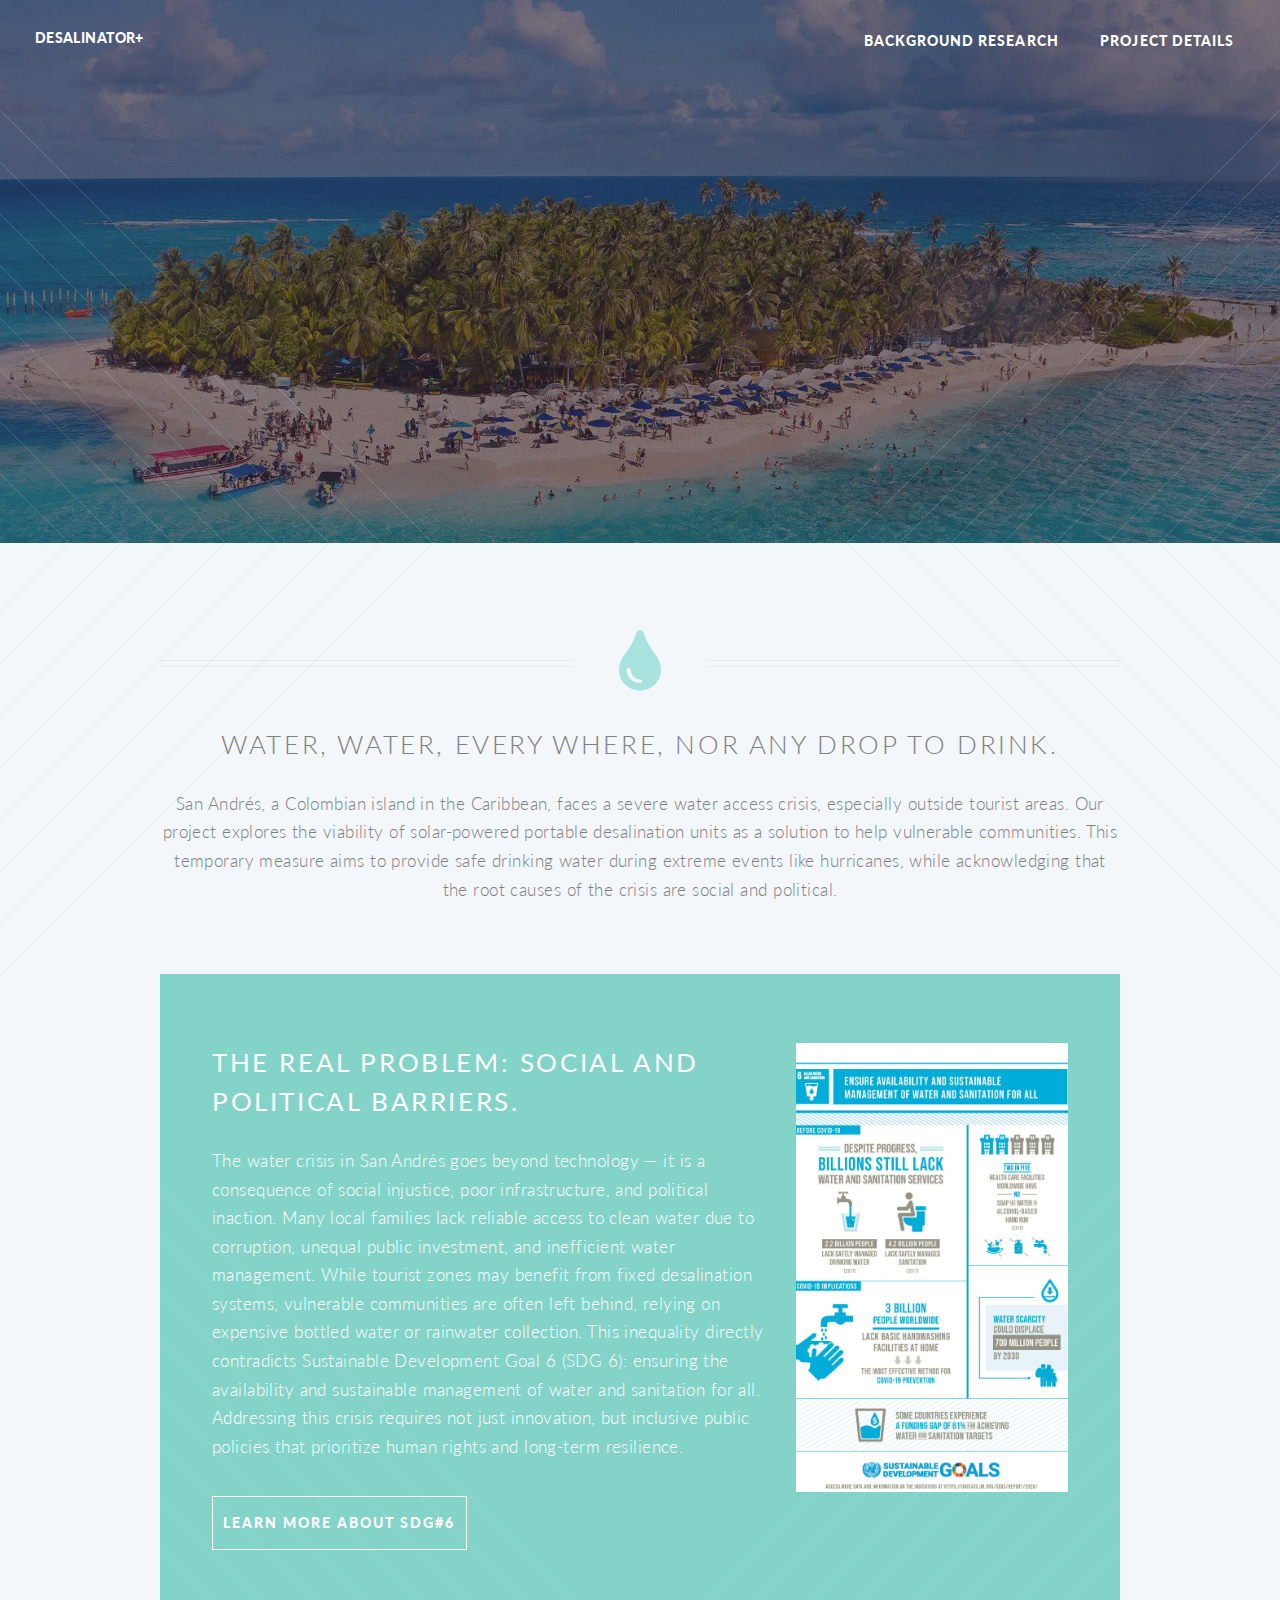
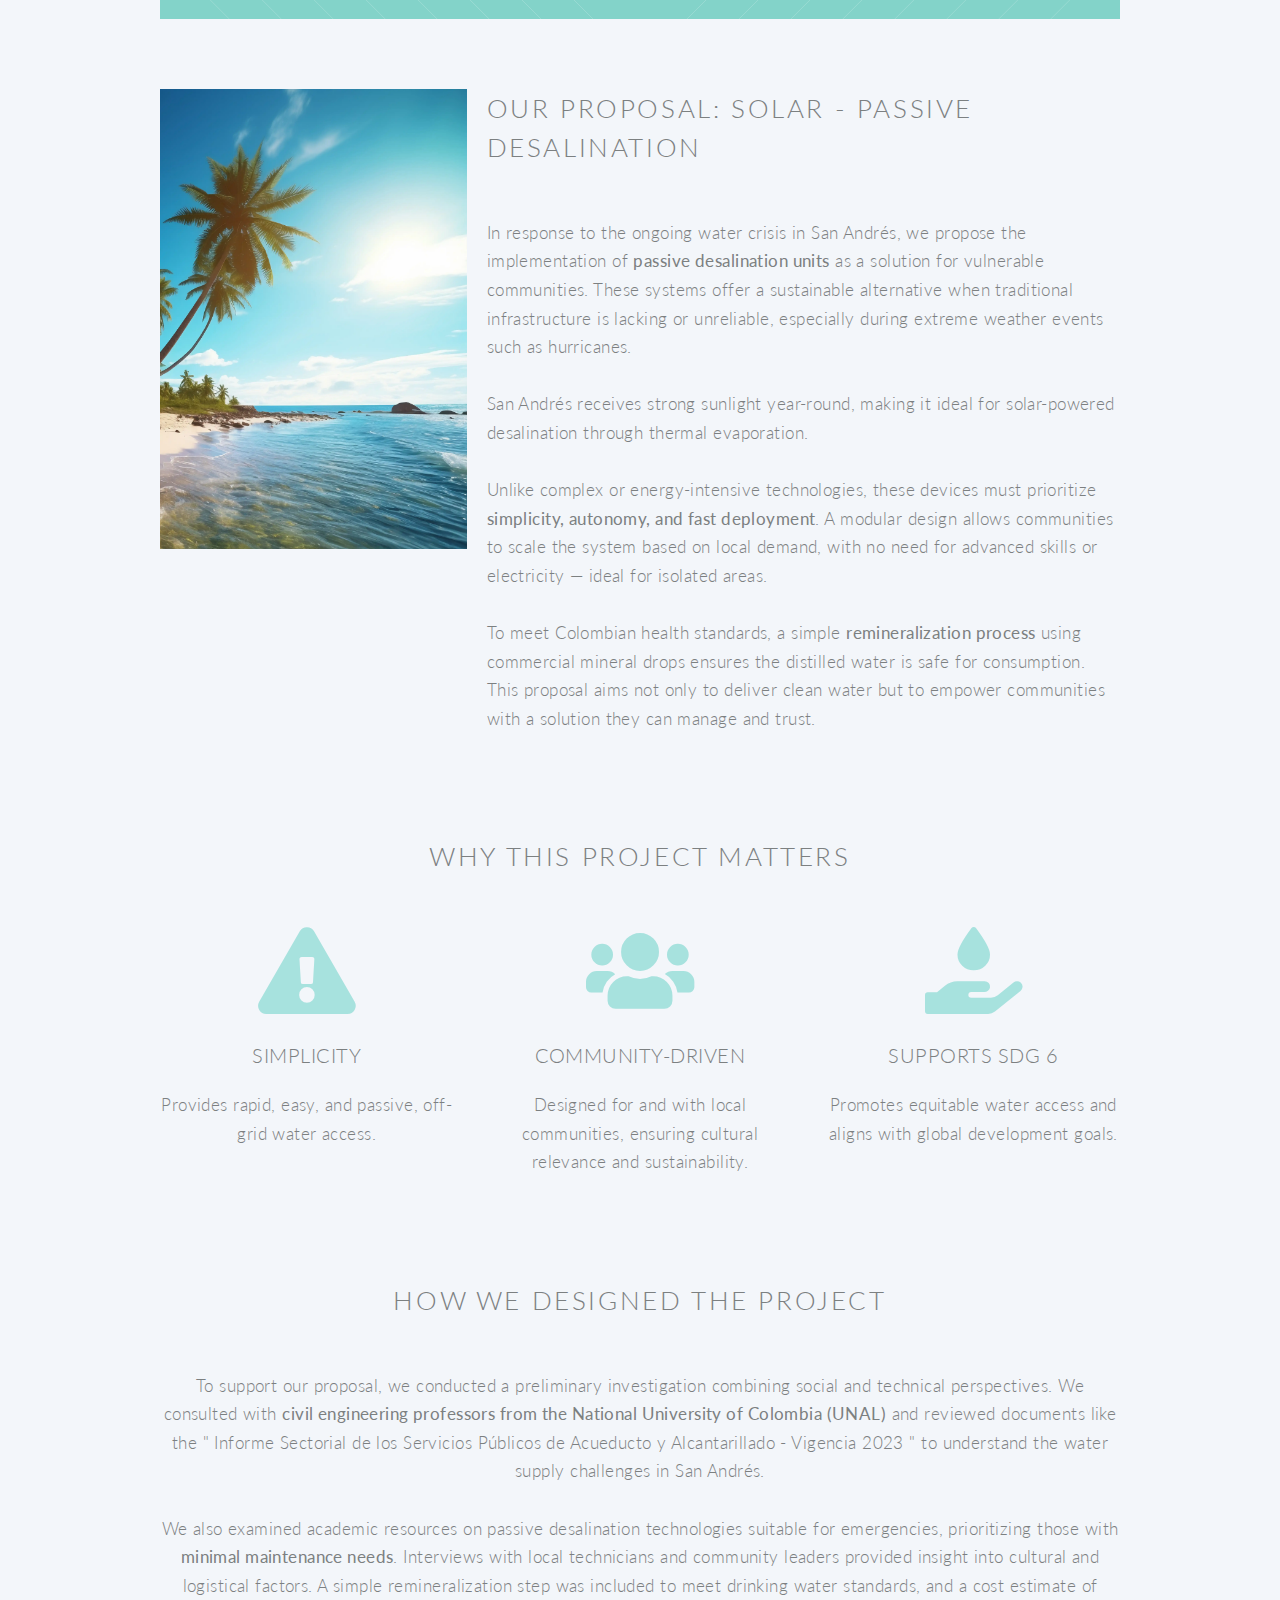
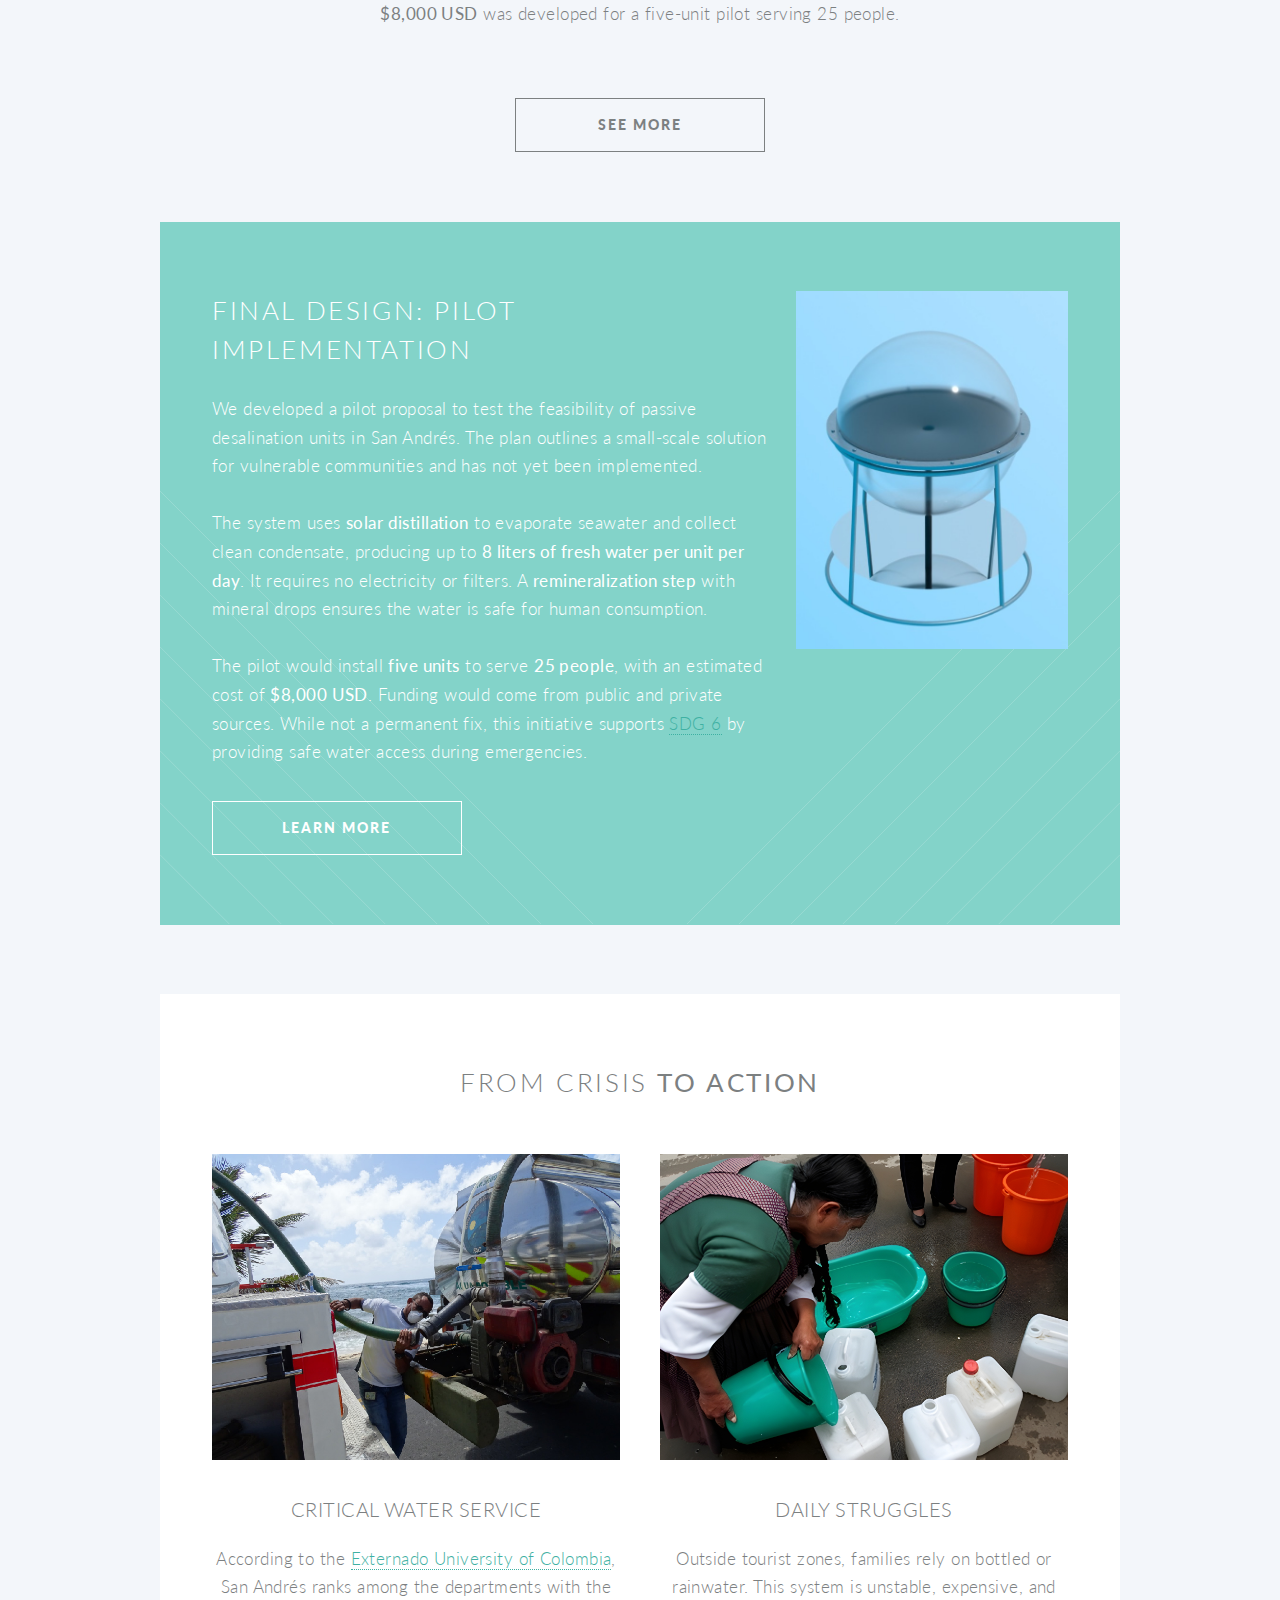
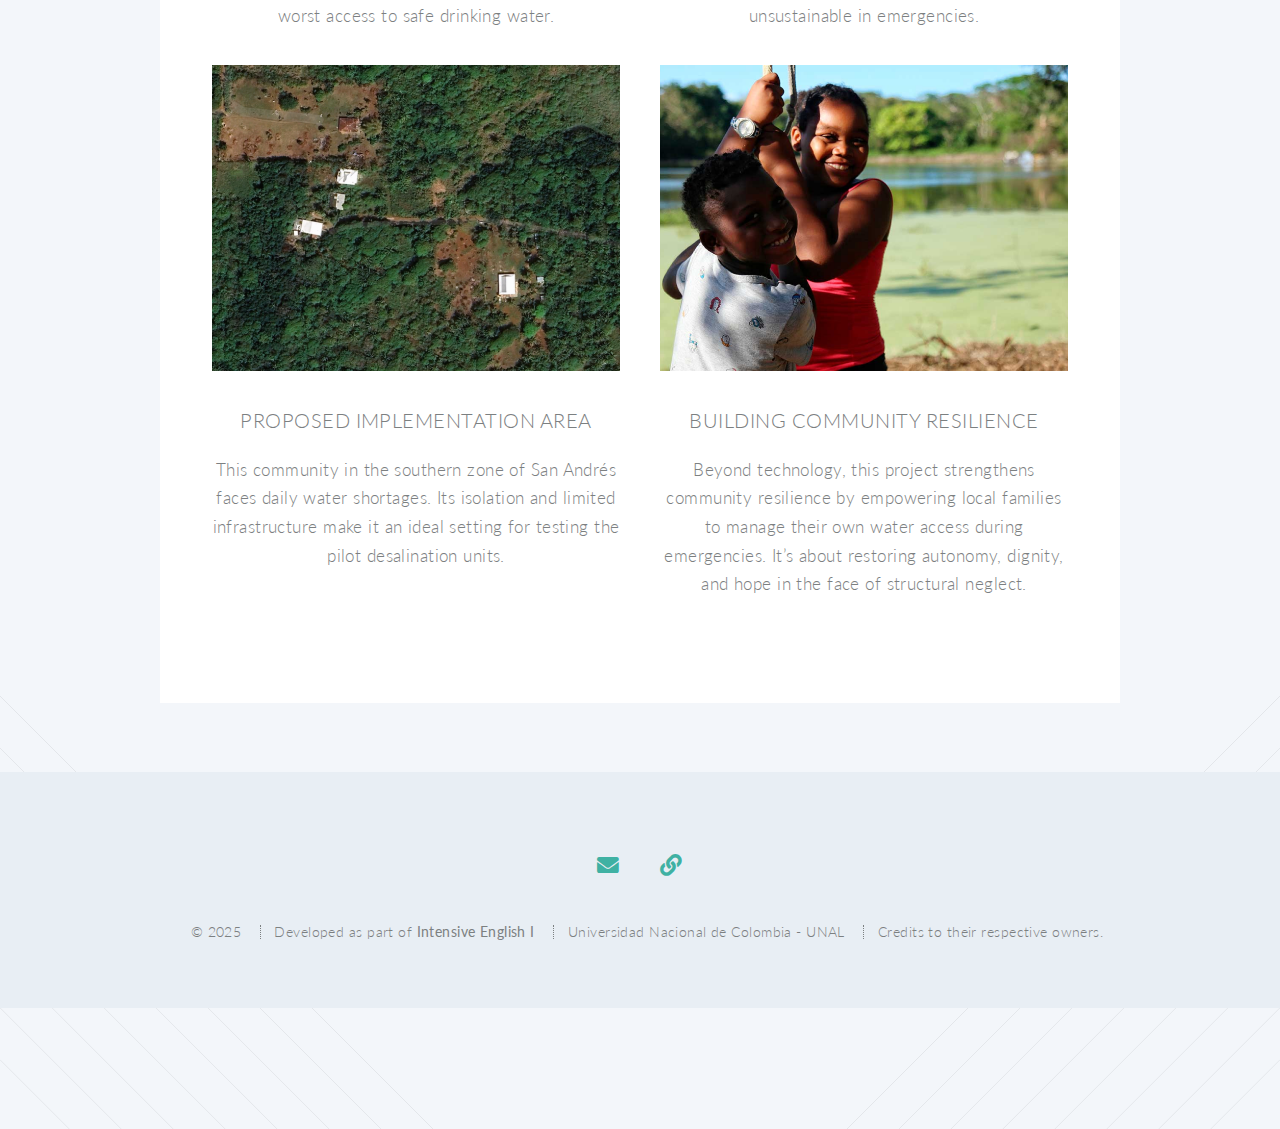
<file: index.html>
<!DOCTYPE HTML>
<!--
	Twenty by HTML5 UP
	html5up.net | @ajlkn
	Free for personal and commercial use under the CCA 3.0 license (html5up.net/license)
-->
<html>
	<head>
		<title>Desalinator+</title>
		<meta charset="utf-8" />
		<meta name="viewport" content="width=device-width, initial-scale=1, user-scalable=no" />
		<link rel="stylesheet" href="assets/css/main.css" />
		<noscript><link rel="stylesheet" href="assets/css/noscript.css" /></noscript>
		<link rel="icon" href="images/favicon.ico" type="image/x-icon">
	</head>
	<body class="index is-preload">
		<div id="page-wrapper">

			<!-- Header -->
				<header id="header" class="alt">
					<h1 id="logo"><a href="index.html">Desalinator+</a></h1>
					<nav id="nav">
						<ul>
							<li class="current"><a href="BackgroundResearch.html">Background Research</a></li>
							<li class="current"><a href="Project.html">Project Details</a></li>
						</ul>
					</nav>
				</header>

			<!-- Banner -->
				<section id="banner">

					<!--
						".inner" is set up as an inline-block so it automatically expands
						in both directions to fit whatever's inside it. This means it won't
						automatically wrap lines, so be sure to use line breaks where
						appropriate (<br />).
					-->
					<div class="inner">

						<header>
							<h2>Solar Water for San Andrés</h2>
						</header>
						<p>Sustainable desalination through solar energy for water justice.</p>
						<footer>
							<ul class="buttons stacked">
								<li><a href="#main" class="button scrolly">Explore Solution</a></li>
							</ul>
						</footer>

					</div>

				</section>

			<!-- Main -->
				<article id="main">

					<header class="special container">
						<span class="icon solid fa-tint" style="color: #1dbeac"></span>
						<h2>Water, water, every where, nor any drop to drink.</h2>
						<p>San Andrés, a Colombian island in the Caribbean, faces a severe water access crisis, especially outside tourist areas. Our project explores the viability of solar-powered portable desalination units as a solution to help vulnerable communities.  This temporary measure aims to provide safe drinking water during extreme events like hurricanes, while acknowledging that the root causes of the crisis are social and political.</p>
					</header>

					<!-- One -->
						<section class="wrapper style2 container special-alt">
							<div class="row gtr-50">
								<div class="col-8 col-12-narrower">

									<header>
										<h2><strong>The Real Problem: Social and Political Barriers.</strong></h2>
									</header>
									<p>The water crisis in San Andrés goes beyond technology — it is a consequence of social injustice, poor infrastructure, and political inaction. Many local families lack reliable access to clean water due to corruption, unequal public investment, and inefficient water management. While tourist zones may benefit from fixed desalination systems, vulnerable communities are often left behind, relying on expensive bottled water or rainwater collection.

										This inequality directly contradicts Sustainable Development Goal 6 (SDG 6): ensuring the availability and sustainable management of water and sanitation for all. Addressing this crisis requires not just innovation, but inclusive public policies that prioritize human rights and long-term resilience.</p>
									<footer>
										<ul class="buttons">
											<li><a href="https://sdgs.un.org/goals/goal6" class="button">Learn more about  SDG#6</a></li>
										</ul>
									</footer>

								</div>
								<div class="col-4 col-12-narrower imp-narrower">
									<span class="image featured">
										<img src="images/SDG-6.jpg" alt="Water crisis in San Andrés" />
									</span>
								</div>
							</div>
						</section>

<section class="wrapper style1 container special-alt">
  <div class="row gtr-50">
    
    <!-- Imagen a la izquierda -->
    <div class="col-4 col-12-narrower inner-padding">
      <span class="image featured">
        <img src="images/SOL.png" alt="Desalination prototype" />  <!-- Place holder de el modelo 3D -->
      </span>
    </div>

    <!-- Texto a la derecha -->
    <div class="col-8 col-12-narrower inner-padding">
      <header class="major">
        <h2>Our Proposal: Solar - Passive Desalination</h2>
      </header>
		<p>
			In response to the ongoing water crisis in San Andrés, we propose the implementation of <strong>passive desalination units</strong> as a solution for vulnerable communities. These systems offer a sustainable alternative when traditional infrastructure is lacking or unreliable, especially during extreme weather events such as hurricanes.
			<br><br>
			San Andrés receives strong sunlight year-round, making it ideal for solar-powered desalination through thermal evaporation.
			<br><br>
			Unlike complex or energy-intensive technologies, these devices must prioritize <strong>simplicity, autonomy, and fast deployment</strong>. A modular design allows communities to scale the system based on local demand, with no need for advanced skills or electricity — ideal for isolated areas.
			<br><br>
			To meet Colombian health standards, a simple <strong>remineralization process</strong> using commercial mineral drops ensures the distilled water is safe for consumption. This proposal aims not only to deliver clean water but to empower communities with a solution they can manage and trust.
		</p>
    </div>
    
  </div>

    <!-- Imagen 
    <div class="col-4 col-12-narrower imp-narrower">
      <span class="image featured">
        <img src="images/halo.jpg" alt="Desalination prototype" />
      </span>
    </div>
  </div> -->
</section>

						

					<!-- Two -->
						<section class="wrapper style1 container special">
							<header class="major">
							<h2>Why This Project Matters</h2>
							</header>
							<div class="row">
								<div class="col-4 col-12-narrower">

									<section>
										<span class="icon solid featured fa-exclamation-triangle" style="color: #1dbeac"></span>
										<header>
											<h3>Simplicity</h3>
										</header>
										<p>Provides rapid, easy, and passive, off-grid water access.</p>
									</section>

								</div>
								<div class="col-4 col-12-narrower">

									<section>
										<span class="icon solid featured fa-users" style="color: #1dbeac"></span>
										<header>
											<h3>Community-Driven</h3>
										</header>
										<p>Designed for and with local communities, ensuring cultural relevance and sustainability.</p>
									</section>

								</div>
								<div class="col-4 col-12-narrower">

									<section>
										<span class="icon solid featured fa-hand-holding-water" style="color: #1dbeac"></span>
										<header>
											<h3>Supports SDG 6</h3>
										</header>
										<p>Promotes equitable water access and aligns with global development goals.</p>
									</section>

								</div>
							</div>
						</section>


<section class="wrapper style1 container special">
  <header class="major">
    <h2>How We Designed the Project</h2>
  </header>
  <p>
    To support our proposal, we conducted a preliminary investigation combining social and technical perspectives. We consulted with <strong>civil engineering professors from the National University of Colombia (UNAL)</strong> and reviewed documents like the <em>" Informe Sectorial de los Servicios Públicos de Acueducto y Alcantarillado - Vigencia 2023 "</em> to understand the water supply challenges in San Andrés.
    <br><br>
    We also examined academic resources on passive desalination technologies suitable for emergencies, prioritizing those with <strong>minimal maintenance needs</strong>. Interviews with local technicians and community leaders provided insight into cultural and logistical factors. A simple remineralization step was included to meet drinking water standards, and a cost estimate of <strong>$8,000 USD</strong> was developed for a five-unit pilot serving 25 people.
  </p>

  							<footer class="major">
								<ul class="buttons">
									<li><a href="BackgroundResearch.html" class="button">See More</a></li>
								</ul>
							</footer>

</section>


					<!-- One -->
						<section class="wrapper style2 container special-alt">
							<div class="row gtr-50">
								<div class="col-8 col-12-narrower">

									<header>
										<h2>Final Design: Pilot Implementation</h2>
									</header>
										<p>
											We developed a pilot proposal to test the feasibility of passive desalination units in San Andrés. 
											The plan outlines a small-scale solution for vulnerable communities and has not yet been implemented.
											<br><br>
											The system uses <strong>solar distillation</strong> to evaporate seawater and collect clean condensate, 
											producing up to <strong>8 liters of fresh water per unit per day</strong>. It requires no electricity or filters. 
											A <strong>remineralization step</strong> with mineral drops ensures the water is safe for human consumption.
											<br><br>
											The pilot would install <strong>five units</strong> to serve <strong>25 people</strong>, with an estimated cost of 
											<strong>$8,000 USD</strong>. Funding would come from public and private sources. While not a permanent fix, this 
											initiative supports <a href="https://sdgs.un.org/goals/goal6" target="_blank">SDG 6</a> by providing safe water 
											access during emergencies.
										</p>
										<footer>
										<ul class="buttons">
											<li><a href="Project.html" class="button">Learn more</a></li>
										</ul>
									</footer>
								</div>
								<div class="col-4 col-12-narrower imp-narrower">
									<span class="image featured">
										<img src="images/Destilador.JPG" alt="Water crisis in San Andrés" />
									</span>
								</div>
							</div>
						</section>

					<!-- Three -->
						<section class="wrapper style3 container special">

							<header class="major">
								<h2>From Crisis <strong>to Action </strong></h2>
							</header>

							<div class="row">
								<div class="col-6 col-12-narrower">

									<section>
										<a href="#" class="image featured"><img src="images/Proyecto nuevo.png" alt="" /></a>
										<header>
											<h3>Critical Water Service</h3>
										</header>
										<p>According to the <a href="https://www.redalyc.org/journal/5762/576262996006/html/" target="_blank">Externado University of Colombia</a>, San Andrés ranks among the departments with the worst access to safe drinking water.
</p>
									</section>

								</div>
								<div class="col-6 col-12-narrower">

									<section>
										<a href="#" class="image featured"><img src="images/SA_balde.png" alt="Personas subiendo una escalera cargando baldes de agua" /></a>
										<header>
											<h3>Daily Struggles</h3>
										</header>
										<p>Outside tourist zones, families rely on bottled or rainwater. This system is unstable, expensive, and unsustainable in emergencies.</p>
									</section>

								</div>
							</div>
							<div class="row">
								<div class="col-6 col-12-narrower">

									<section>
										<a href="#" class="image featured"><img src="images/Area.png" alt="" /></a>
										<header>
											<h3>Proposed Implementation Area</h3>
										</header>
										<p>This community in the southern zone of San Andrés faces daily water shortages. Its isolation and limited infrastructure make it an ideal setting for testing the pilot desalination units.</p>
									</section>

								</div>
								<div class="col-6 col-12-narrower">

									<section>
										<a href="#" class="image featured"><img src="images/Niños felices.png" alt="" /></a>
										<header>
											<h3>Building Community Resilience</h3>
										</header>
										<p>Beyond technology, this project strengthens community resilience by empowering local families to manage their own water access during emergencies. It’s about restoring autonomy, dignity, and hope in the face of structural neglect.</p>
									</section>

								</div>
							</div>
<!--
							<footer class="major">
								<ul class="buttons">
									<li><a href="#" class="button">See More</a></li>
								</ul>
							</footer>

						</section>

				</article>
-->
	</section>


			<!-- CTA 
				<section id="cta">

					<header>
						<h2>Ready to do <strong>something</strong>?</h2>
						<p>Proin a ullamcorper elit, et sagittis turpis integer ut fermentum.</p>
					</header>
					<footer>
						<ul class="buttons">
							<li><a href="#" class="button primary">Take My Money</a></li>
							<li><a href="#" class="button">LOL Wut</a></li>
						</ul>
					</footer>

				</section>

-->

			<!-- Footer -->
				<footer id="footer">

				<ul class="icons">
					<li><a href="mailto:your.email@example.com" class="icon solid circle fa-envelope"><span class="label">Email</span></a></li>
					<li><a href="https://sdgs.un.org/goals/goal6" class="icon solid circle fa-link" target="_blank"><span class="label">SDG 6</span></a></li>
				</ul>

				<ul class="copyright">
					<li>&copy; 2025</li>
					<li>Developed as part of <strong>Intensive English I</strong></li>
					<li>Universidad Nacional de Colombia - UNAL</li>
					<li>Credits to their respective owners.</li>
				</ul>

				</footer>

		</div>

		<!-- Scripts -->
			<script src="assets/js/jquery.min.js"></script>
			<script src="assets/js/jquery.dropotron.min.js"></script>
			<script src="assets/js/jquery.scrolly.min.js"></script>
			<script src="assets/js/jquery.scrollex.min.js"></script>
			<script src="assets/js/browser.min.js"></script>
			<script src="assets/js/breakpoints.min.js"></script>
			<script src="assets/js/util.js"></script>
			<script src="assets/js/main.js"></script>

	</body>
</html>
</file>
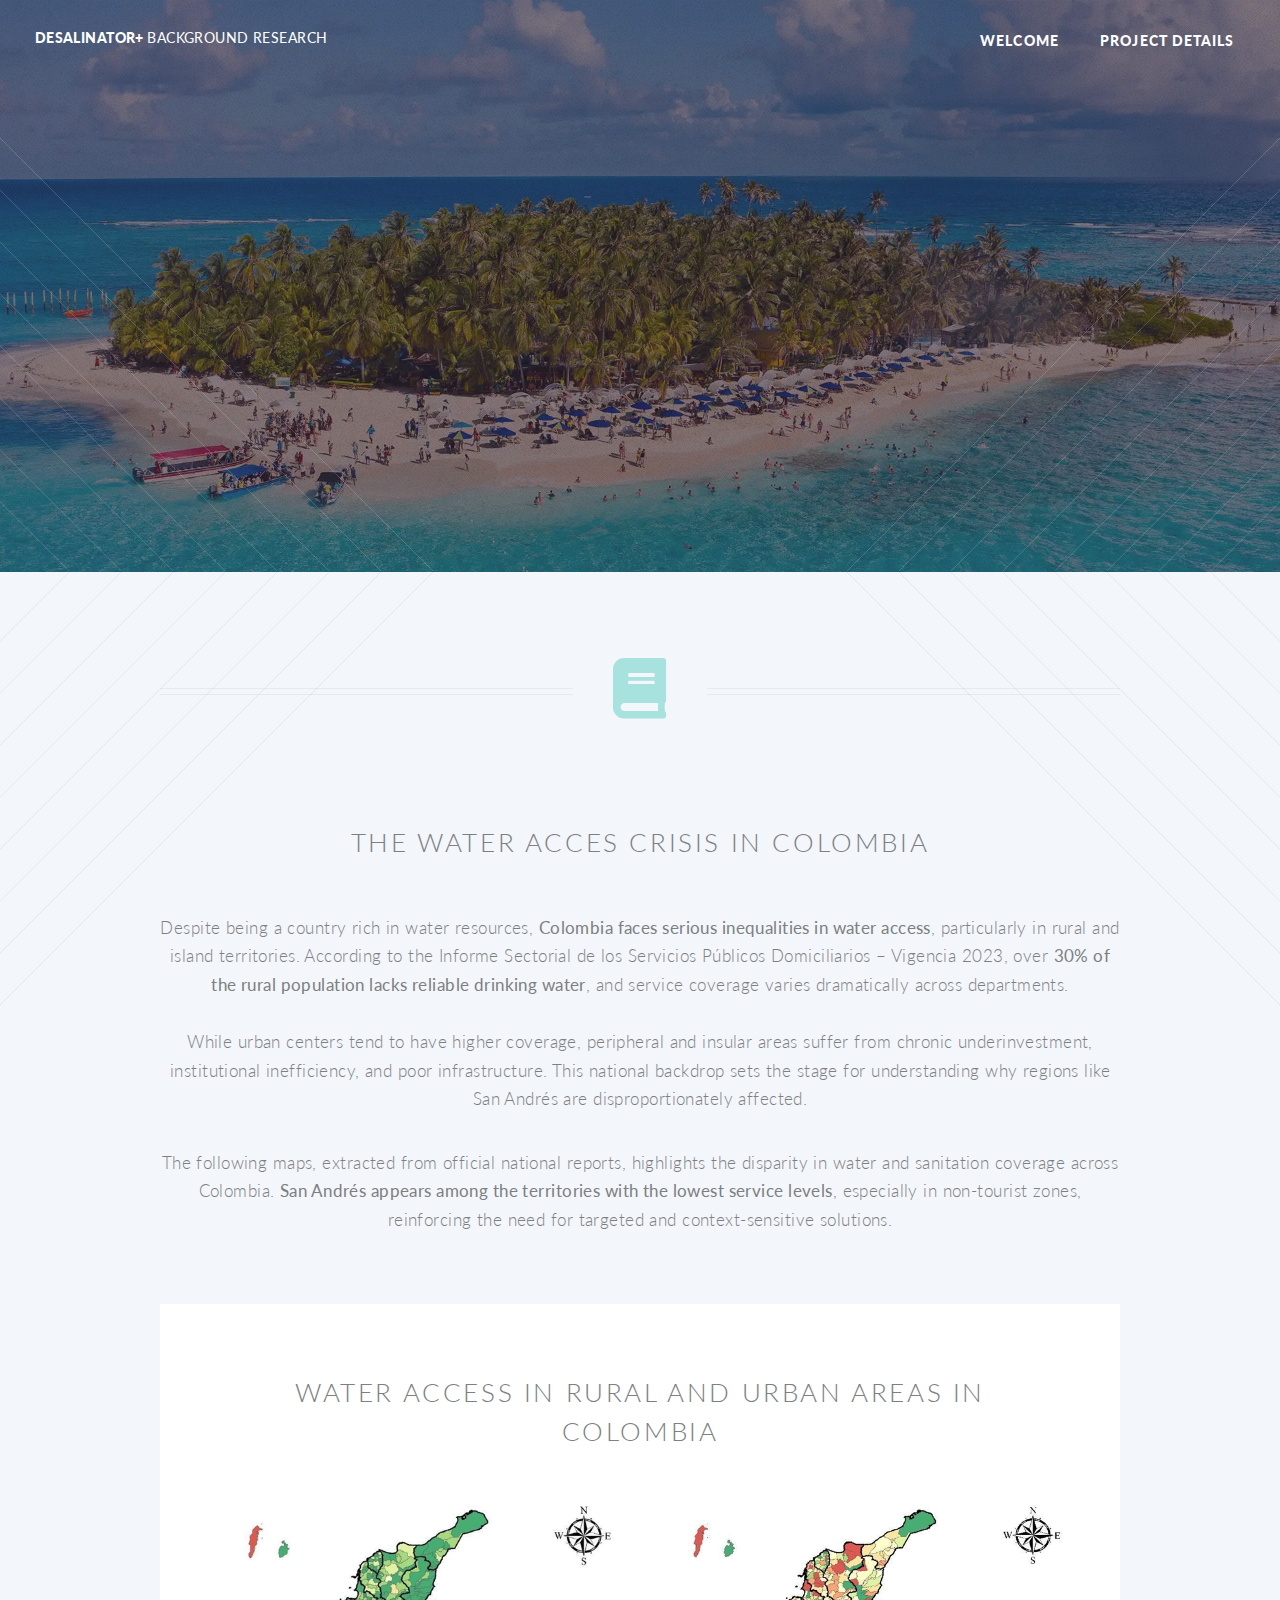
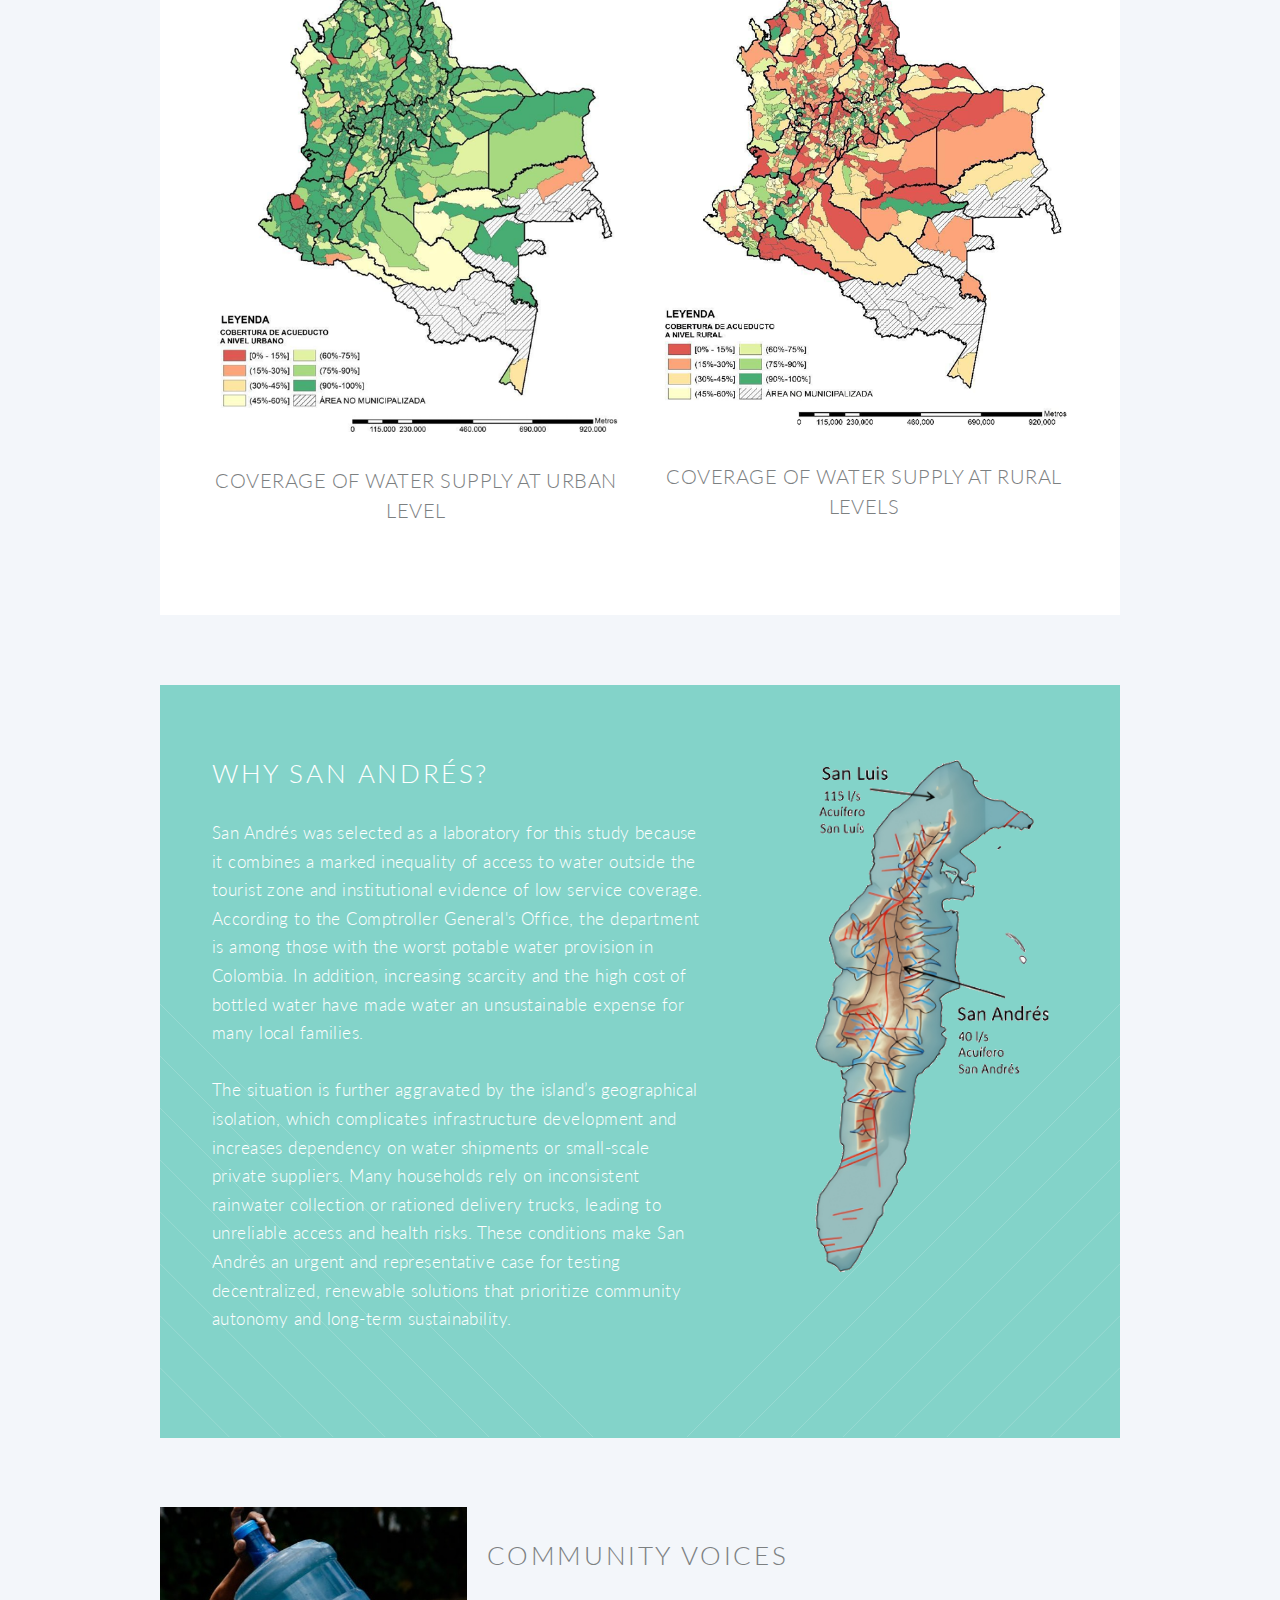
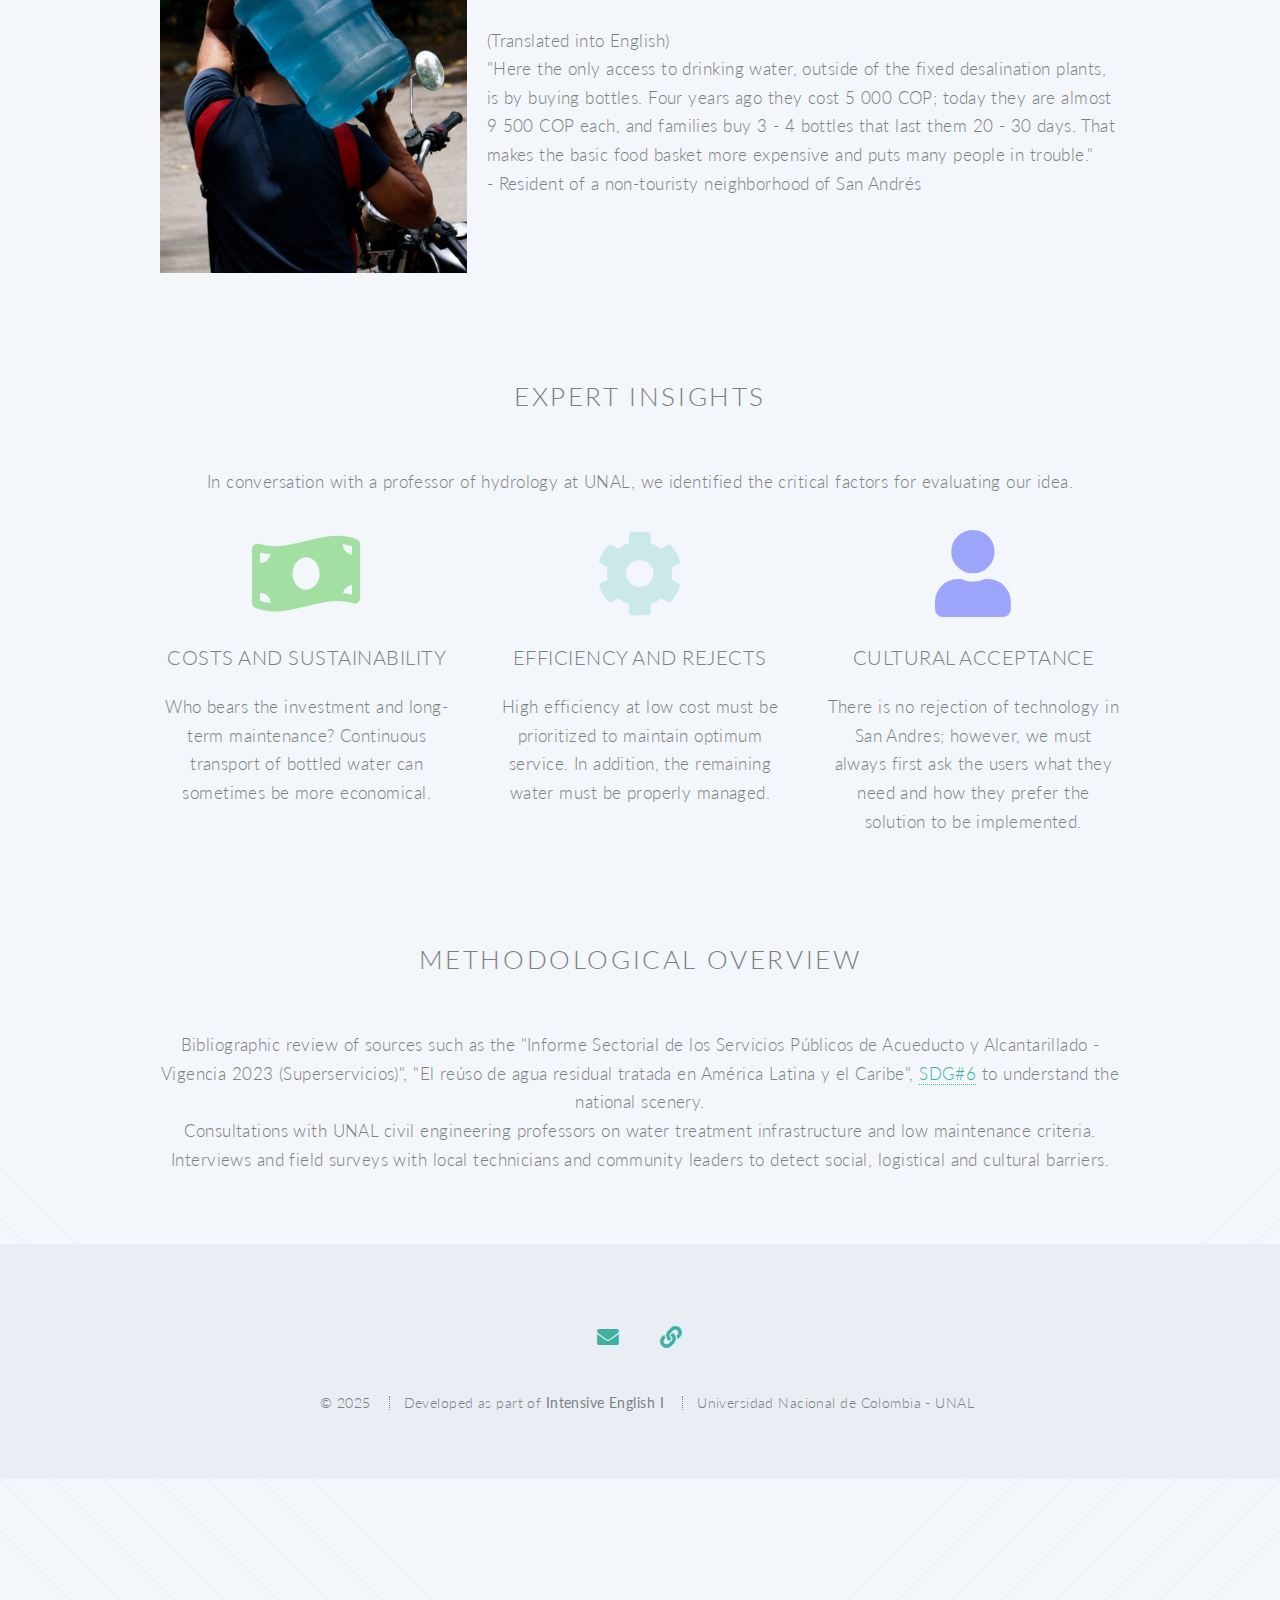
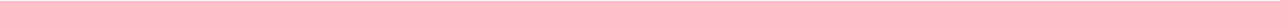
<file: BackgroundResearch.html>
<!DOCTYPE HTML>
<!--
	Twenty by HTML5 UP
	html5up.net | @ajlkn
	Free for personal and commercial use under the CCA 3.0 license (html5up.net/license)
-->
<html>
	<head>
		<title>Desalinator+ Background Research</title>
		<meta charset="utf-8" />
		<meta name="viewport" content="width=device-width, initial-scale=1, user-scalable=no" />
		<link rel="stylesheet" href="assets/css/main.css" />
		<noscript><link rel="stylesheet" href="assets/css/noscript.css" /></noscript>
		<link rel="icon" href="images/favicon.ico" type="image/x-icon">
	</head>
	<body class="index is-preload">
		<div id="page-wrapper">

			<!-- Header -->
				<header id="header" class="alt">
					<h1 id="logo"><a href="index.html">Desalinator+</a> <span class="subtext">  Background Research</span></h1>
					
					<nav id="nav">
						<ul>
							<li class="current"><a href="index.html">Welcome</a></li>
							<li class="current"><a href="Project.html">Project Details</a></li>
						</ul>
					</nav>
				</header>

			<!-- Banner -->
				<section id="banner">

					<!--
						".inner" is set up as an inline-block so it automatically expands
						in both directions to fit whatever's inside it. This means it won't
						automatically wrap lines, so be sure to use line breaks where
						appropriate (<br />).
					-->
					<div class="inner">

						<header>
							<h2>Background Research</h2>
						</header>
							<p>Social, technical, and territorial analysis to understand the water crisis in San Andrés before proposing a solution.</p>
						<footer>
							<ul class="buttons stacked">
								<li><a href="#main" class="button scrolly">Research</a></li>
							</ul>
						</footer>

					</div>

				</section>

			<!-- Main -->
				<article id="main">

					<header class="special container">
						<span class="icon solid fa-book" style="color: #1dbeac"></span>
					</header>

					<!-- One 
						<section class="wrapper style2 container special-alt">
							<div class="row gtr-50">
								<div class="col-8 col-12-narrower">

									<header>
										<h2>The Real Problem: Social and Political Barriers.</h2>
									</header>
									<p>The water crisis in San Andrés goes beyond technology — it is a consequence of social injustice, poor infrastructure, and political inaction. Many local families lack reliable access to clean water due to corruption, unequal public investment, and inefficient water management. While tourist zones may benefit from fixed desalination systems, vulnerable communities are often left behind, relying on expensive bottled water or rainwater collection.

This inequality directly contradicts Sustainable Development Goal 6 (SDG 6): ensuring the availability and sustainable management of water and sanitation for all. Addressing this crisis requires not just innovation, but inclusive public policies that prioritize human rights and long-term resilience.</p>
									<footer>
										<ul class="buttons">
											<li><a href="https://sdgs.un.org/goals/goal6" class="button">Learn more about  SDG#6</a></li>
										</ul>
									</footer>

								</div>
								<div class="col-4 col-12-narrower imp-narrower">
									<span class="image featured">
										<img src="images/halo.jpg" alt="Water crisis in San Andrés" />
									</span>
								</div>
							</div>
						</section>
						-->

    <!-- Texto a la derecha -->
<section class="wrapper style1 container special">
  <header class="major">
    <h2>The water acces crisis in Colombia</h2>
  </header>
		<p>
			Despite being a country rich in water resources, <strong>Colombia faces serious inequalities in water access</strong>, particularly in rural and island territories. 
			According to the <em>Informe Sectorial de los Servicios Públicos Domiciliarios – Vigencia 2023</em>, over <strong>30% of the rural population lacks reliable drinking water</strong>, and service coverage varies dramatically across departments.
			<br><br>
			While urban centers tend to have higher coverage, peripheral and insular areas suffer from chronic underinvestment, institutional inefficiency, and poor infrastructure. 
			This national backdrop sets the stage for understanding why regions like San Andrés are disproportionately affected.
		</p>
		<p>
		The following maps, extracted from official national reports, highlights the disparity in water and sanitation coverage across Colombia.
		<strong>San Andrés appears among the territories with the lowest service levels</strong>, especially in non-tourist zones, reinforcing the need for targeted and context-sensitive solutions.
		</p>
</section>
    

						<section class="wrapper style3 container special">

							<header class="major">
								<h2>Water Access in Rural and Urban areas in Colombia</h2>
							</header>

							<div class="row">
								<div class="col-6 col-12-narrower">

									<section>
										<a href="#" class="image featured"><img src="images/Water coverage URBAN.png" alt="" /></a>
										<header>
											<h3>Coverage of water supply at urban level</h3>
										</header>
									</section>

								</div>
								<div class="col-6 col-12-narrower">

									<section>
										<a href="#" class="image featured"><img src="images/Water coverage RURAL.png" alt="Map coverage of water supply at rural level" /></a>
										<header>
											<h3>Coverage of water supply at rural levels</h3>
										</header>
									</section>

								</div>
							</div>
<!--
							<footer class="major">
								<ul class="buttons">
									<li><a href="#" class="button">See More</a></li>
								</ul>
							</footer>

						</section>

				</article>
-->
	</section>


						<section class="wrapper style2 container special-alt">
							<div class="row gtr-50">
								<div class="col-7 col-12-narrower">

									<header>
										<h2>Why San Andrés?</h2>
									</header>
										<p>
												San Andrés was selected as a laboratory for this study because it combines a marked inequality of access to water outside the tourist zone and institutional evidence of low service coverage. According to the Comptroller General's Office, the department is among those with the worst potable water provision in Colombia. In addition, increasing scarcity and the high cost of bottled water have made water an unsustainable expense for many local families.
												<br><br>
												The situation is further aggravated by the island’s geographical isolation, which complicates infrastructure development and increases dependency on water shipments or small-scale private suppliers. Many households rely on inconsistent rainwater collection or rationed delivery trucks, leading to unreliable access and health risks. These conditions make San Andrés an urgent and representative case for testing decentralized, renewable solutions that prioritize community autonomy and long-term sustainability.
										</p>
								</div>
								<div class="col-5 col-12-narrower imp-narrower">
									<span class="image featured">
										<img src="images/SA.png" alt="Water crisis in San Andrés"/>
									</span>
								</div>
							</div>
						</section>





    <!-- Imagen 
    <div class="col-4 col-12-narrower imp-narrower">
      <span class="image featured">
        <img src="images/halo.jpg" alt="Desalination prototype" />
      </span>
    </div>
  </div> -->

<section class="wrapper style1 container special-alt">
  <div class="row gtr-50">
    
    <!-- Imagen a la izquierda -->
    <div class="col-4 col-12-narrower inner-padding">
      <span class="image featured">
        <img src="images/Carga botellon.jpg" alt="Desalination prototype" />  <!-- Place holder de el modelo 3D -->
      </span>
    </div>

    <!-- Texto a la derecha -->
    <div class="col-8 col-12-narrower inner-padding">
      <header class="major">
		<br>
        <h2>Community Voices</h2>
      </header>
		<p>
			(Translated into English) 
			<br>
			"Here the only access to drinking water, outside of the fixed desalination plants, is by buying bottles. Four years ago they cost 5 000 COP; today they are almost 9 500 COP each, and families buy 3 - 4 bottles that last them 20 - 30 days. That makes the basic food basket more expensive and puts many people in trouble."
			<br>
			- Resident of a non-touristy neighborhood of San Andrés
		</p>
    </div>
    
  </div>

    <!-- Imagen 
    <div class="col-4 col-12-narrower imp-narrower">
      <span class="image featured">
        <img src="images/halo.jpg" alt="Desalination prototype" />
      </span>
    </div>
  </div> -->
</section>

						

					<!-- Two -->
						<section class="wrapper style1 container special">
							<header class="major">
							<h2>Expert Insights</h2>
							</header>
							<p>
								In conversation with a professor of hydrology at UNAL, we identified the critical factors for evaluating our idea.
							</p>


							<div class="row">
								<div class="col-4 col-12-narrower">

									<section>
										<span class="icon solid featured fa-money-bill-wave" style="color: #10b601"></span>
										<header>
											<h3>Costs and sustainability</h3>
										</header>
										<p>Who bears the investment and long-term maintenance? Continuous transport of bottled water can sometimes be more economical.</p>
									</section>

								</div>
								<div class="col-4 col-12-narrower">

									<section>
										<span class="icon solid featured fa-cog" style="color: #83D3C9"></span>
										<header>
											<h3>Efficiency and rejects</h3>
										</header>
										<p>High efficiency at low cost must be prioritized to maintain optimum service. In addition, the remaining water must be properly managed.</p>
									</section>

								</div>
								<div class="col-4 col-12-narrower">

									<section>
										<span class="icon solid featured fa-user" style="color: #0011ff"></span>
										<header>
											<h3>Cultural acceptance</h3>
										</header>
										<p>There is no rejection of technology in San Andres; however, we must always first ask the users what they need and how they prefer the solution to be implemented.</p>
									</section>

								</div>
							</div>
						</section>


<section class="wrapper style1 container special">
  <header class="major">
    <h2>Methodological Overview</h2>
  </header>
  <p>
	Bibliographic review of sources such as the "Informe Sectorial de los Servicios Públicos de Acueducto y Alcantarillado - Vigencia 2023 (Superservicios)", "El reúso de agua residual 
tratada en América Latina y 
el Caribe", <a href="https://sdgs.un.org/goals/goal6">SDG#6</a></li> to understand the national scenery.
	<br>
	Consultations with UNAL civil engineering professors on water treatment infrastructure and low maintenance criteria.
	<br>
	Interviews and field surveys with local technicians and community leaders to detect social, logistical and cultural barriers.
  </p>
</section>


			<!-- Footer -->
				<footer id="footer">

				<ul class="icons">
					<li><a href="mailto:your.email@example.com" class="icon solid circle fa-envelope"><span class="label">Email</span></a></li>
					<li><a href="https://sdgs.un.org/goals/goal6" class="icon solid circle fa-link" target="_blank"><span class="label">SDG 6</span></a></li>
				</ul>

				<ul class="copyright">
					<li>&copy; 2025</li>
					<li>Developed as part of <strong>Intensive English I</strong></li>
					<li>Universidad Nacional de Colombia - UNAL</li>
				</ul>

				</footer>

		</div>

		<!-- Scripts -->
			<script src="assets/js/jquery.min.js"></script>
			<script src="assets/js/jquery.dropotron.min.js"></script>
			<script src="assets/js/jquery.scrolly.min.js"></script>
			<script src="assets/js/jquery.scrollex.min.js"></script>
			<script src="assets/js/browser.min.js"></script>
			<script src="assets/js/breakpoints.min.js"></script>
			<script src="assets/js/util.js"></script>
			<script src="assets/js/main.js"></script>

	</body>
</html>
</file>
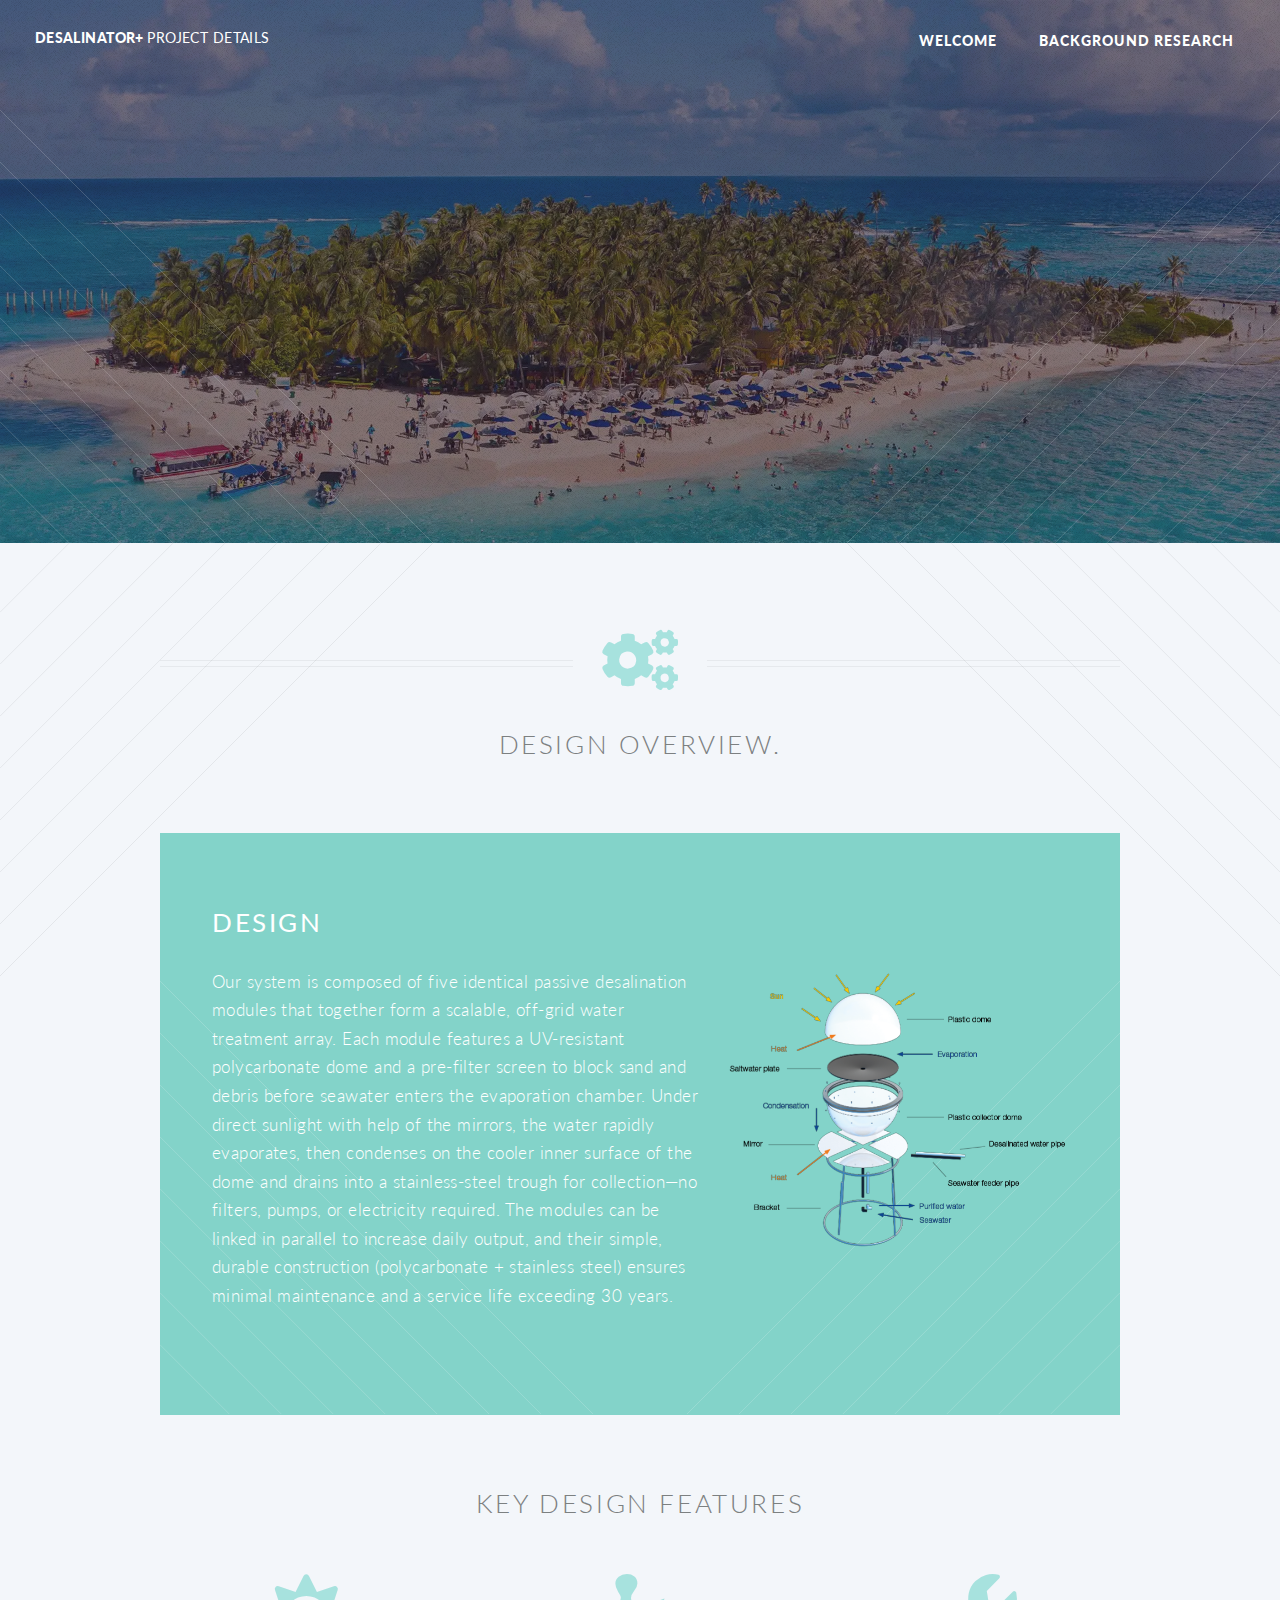
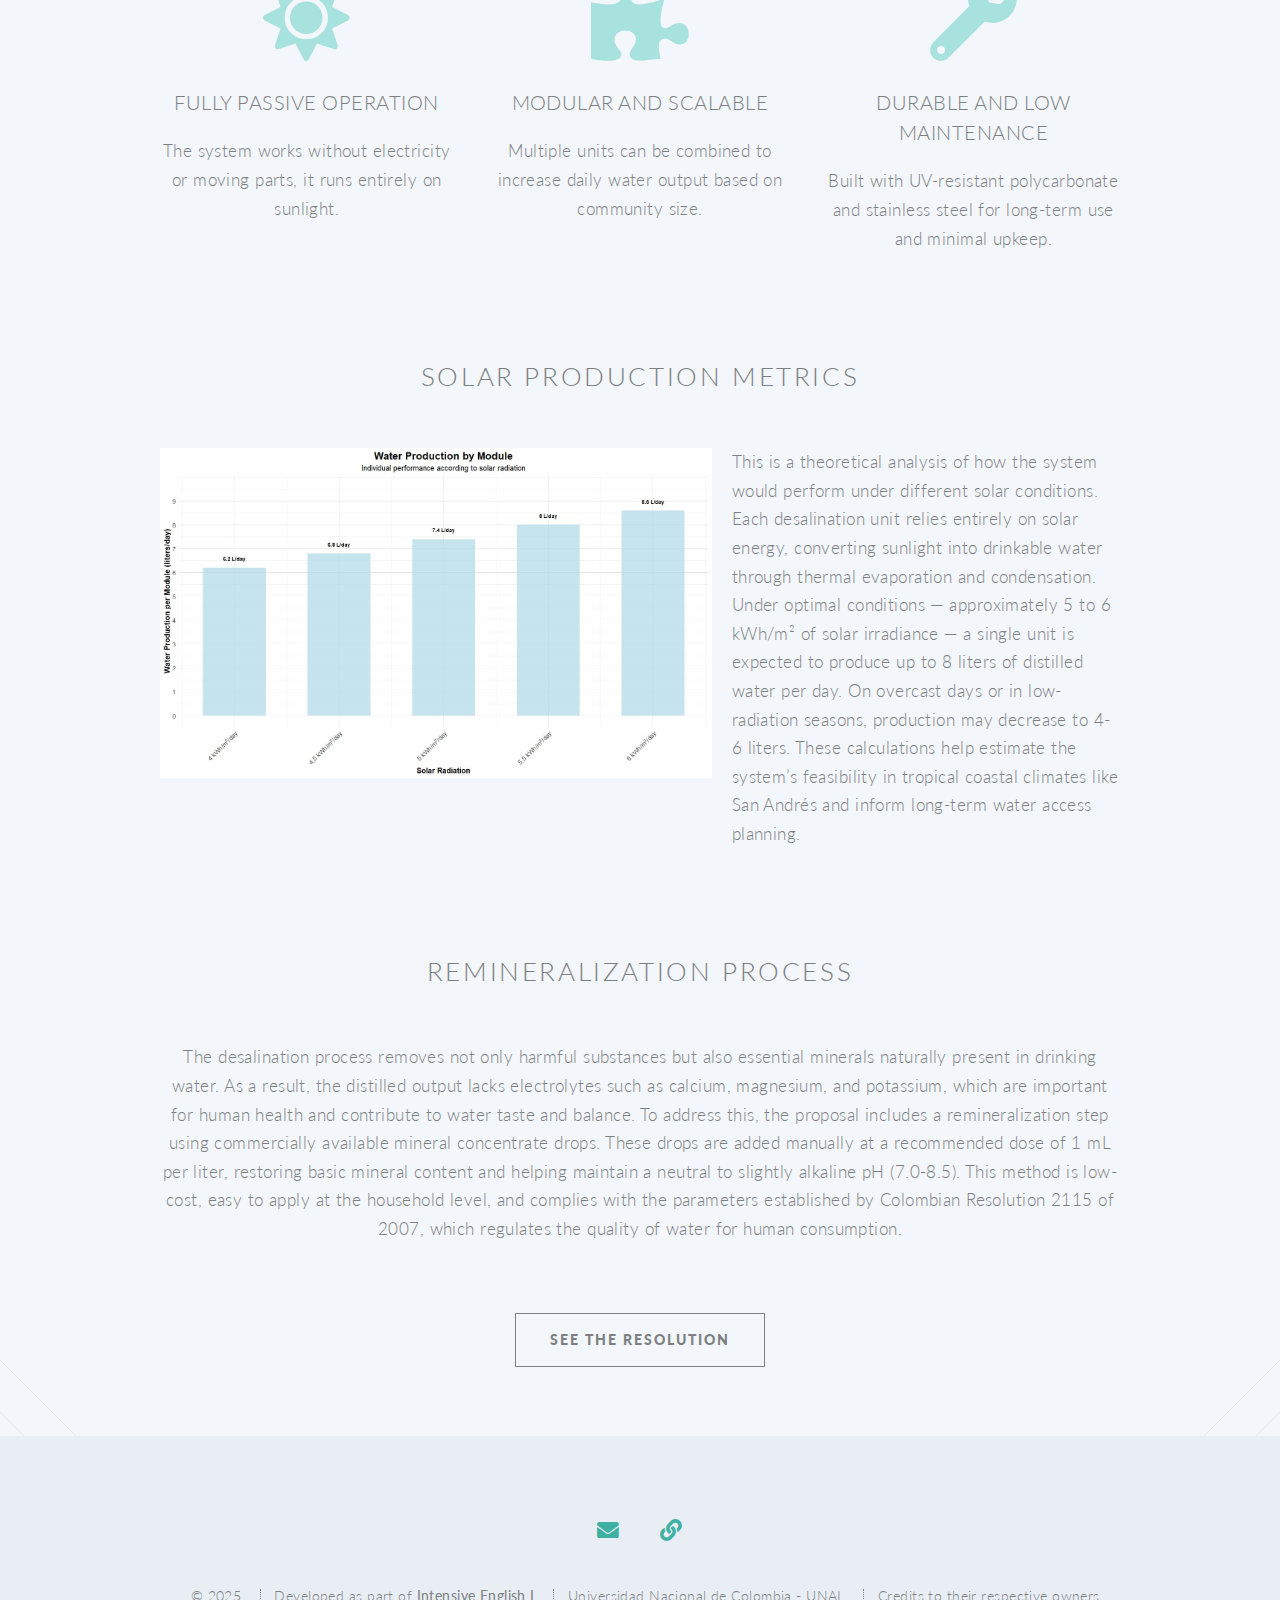
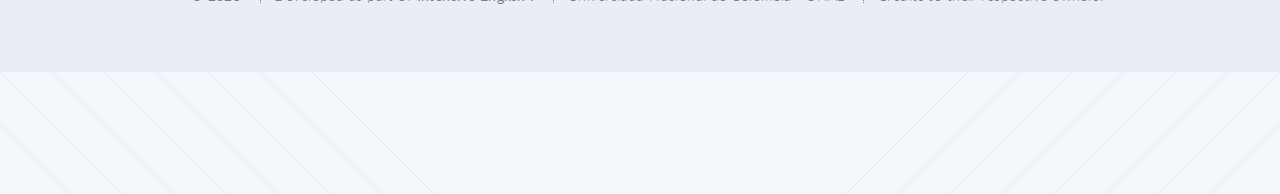
<file: Project.html>
<!DOCTYPE HTML>
<!--
	Twenty by HTML5 UP
	html5up.net | @ajlkn
	Free for personal and commercial use under the CCA 3.0 license (html5up.net/license)
-->
<html>
	<head>
		<title>Desalinator+ Project Details</title>
		<meta charset="utf-8" />
		<meta name="viewport" content="width=device-width, initial-scale=1, user-scalable=no" />
		<link rel="stylesheet" href="assets/css/main.css" />
		<noscript><link rel="stylesheet" href="assets/css/noscript.css" /></noscript>
		<link rel="icon" href="images/favicon.ico" type="image/x-icon">
	</head>
	<body class="index is-preload">
		<div id="page-wrapper">

			<!-- Header -->
				<header id="header" class="alt">
					<h1 id="logo"><a href="index.html">Desalinator+</a> <span class="subtext"> Project Details</span> </h1>
					<nav id="nav">
						<ul>
							<li class="current"><a href="index.html">Welcome</a></li>
							<li class="current"><a href="BackgroundResearch.html">Background Research</a></li>
						</ul>
					</nav>
				</header>

			<!-- Banner -->
				<section id="banner">

					<!--
						".inner" is set up as an inline-block so it automatically expands
						in both directions to fit whatever's inside it. This means it won't
						automatically wrap lines, so be sure to use line breaks where
						appropriate (<br />).
					-->
					<div class="inner">

						<header>
							<h2>Project Details</h2>
						</header>
						<p>Sustainable desalination through solar energy for water justice.</p>
						<footer>
							<ul class="buttons stacked">
								<li><a href="#main" class="button scrolly">Explore Solution</a></li>
							</ul>
						</footer>

					</div>

				</section>

			<!-- Main -->
				<article id="main">

					<header class="special container">
						<span class="icon solid fa-cogs" style="color: #1dbeac"></span>
						<h2>Design Overview.</h2>
					</header>

					<!-- One -->
						<section class="wrapper style2 container special-alt">
							<div class="row gtr-50">
								<div class="col-7 col-12-narrower">

									<header>
										<h2><strong>Design</strong></h2>
									</header>
										<p>Our system is composed of five identical passive desalination modules that together form a scalable, off-grid water treatment array. Each module features a UV-resistant polycarbonate dome and a pre-filter screen to block sand and debris before seawater enters the evaporation chamber. Under direct sunlight with help of the mirrors, the water rapidly evaporates, then condenses on the cooler inner surface of the dome and drains into a stainless-steel trough for collection—no filters, pumps, or electricity required. The modules can be linked in parallel to increase daily output, and their simple, durable construction (polycarbonate + stainless steel) ensures minimal maintenance and a service life exceeding 30 years.</p>

								</div>
								<div class="col-5 col-12-narrower imp-narrower">
									<br><br>
									<span class="image featured">
										<img src="images/Exploded.png" alt="Water crisis in San Andrés" /> <!-- MOverle-->
									</span>
								</div>
							</div>
						</section>
					

					<!-- Two -->
						<section class="wrapper style1 container special">
							<header class="major">
							<h2>Key Design Features</h2>
							</header>
							<div class="row">
								<div class="col-4 col-12-narrower">

									<section>
										<span class="icon solid featured fa-sun" style="color: #1dbeac"></span>
										<header>
											<h3>Fully Passive Operation</h3>
										</header>
										<p>The system works without electricity or moving parts, it runs entirely on sunlight.</p>
									</section>

								</div>
								<div class="col-4 col-12-narrower">

									<section>
										<span class="icon solid featured fa-puzzle-piece" style="color: #1dbeac"></span>
										<header>
											<h3>Modular and Scalable</h3>
										</header>
										<p>Multiple units can be combined to increase daily water output based on community size.</p>
									</section>

								</div>
								<div class="col-4 col-12-narrower">

									<section>
										<span class="icon solid featured fa-wrench" style="color: #1dbeac"></span>
										<header>
											<h3>Durable and Low Maintenance</h3>
										</header>
										<p>Built with UV-resistant polycarbonate and stainless steel for long-term use and minimal upkeep.</p>
									</section>

								</div>
							</div>
						</section>


						<section class="wrapper style1 container special-alt">

							<header class="major" style="text-align: center;">
							<h2>Solar Production Metrics</h2>
							</header>


						<div class="row gtr-50">
							
							<!-- Imagen a la izquierda -->
							<div class="col-7 col-12-narrower inner-padding">
							<span class="image featured">
								<img src="images/Metrics.jpeg" alt="Metrics" />  <!-- Place holder de el modelo 3D -->
							</span>
							</div>

							<!-- Texto a la derecha -->
							<div class="col-5 col-12-narrower inner-padding">
								<p>
									This is a theoretical analysis of how the system would perform under different solar conditions. Each desalination unit relies entirely on solar energy, converting sunlight into drinkable water through thermal evaporation and condensation.

									Under optimal conditions — approximately 5 to 6 kWh/m² of solar irradiance — a single unit is expected to produce up to 8 liters of distilled water per day. On overcast days or in low-radiation seasons, production may decrease to 4-6 liters.


									These calculations help estimate the system’s feasibility in tropical coastal climates like San Andrés and inform long-term water access planning.
								</p>
							</div>
							
						</div>

							<!-- Imagen 
							<div class="col-4 col-12-narrower imp-narrower">
							<span class="image featured">
								<img src="images/halo.jpg" alt="Desalination prototype" />
							</span>
							</div>
						</div> -->
						</section>


						<section class="wrapper style1 container special">
						<header class="major">
							<h2>Remineralization Process</h2>
						</header>
							<p>
								The desalination process removes not only harmful substances but also essential minerals naturally present in drinking water. As a result, the distilled output lacks electrolytes such as calcium, magnesium, and potassium, which are important for human health and contribute to water taste and balance.

								To address this, the proposal includes a remineralization step using commercially available mineral concentrate drops. These drops are added manually at a recommended dose of 1 mL per liter, restoring basic mineral content and helping maintain a neutral to slightly alkaline pH (7.0-8.5).

								This method is low-cost, easy to apply at the household level, and complies with the parameters established by Colombian Resolution 2115 of 2007, which regulates the quality of water for human consumption.
							</p>

													<footer class="major">
														<ul class="buttons">
															<li><a href="https://scj.gov.co/sites/default/files/marco-legal/Res_2115_de_2007.pdf" class="button">See the Resolution</a></li>
														</ul>
													</footer>

						</section>

			<!-- Footer -->
				<footer id="footer">

				<ul class="icons">
					<li><a href="mailto:your.email@example.com" class="icon solid circle fa-envelope"><span class="label">Email</span></a></li>
					<li><a href="https://sdgs.un.org/goals/goal6" class="icon solid circle fa-link" target="_blank"><span class="label">SDG 6</span></a></li>
				</ul>

				<ul class="copyright">
					<li>&copy; 2025</li>
					<li>Developed as part of <strong>Intensive English I</strong></li>
					<li>Universidad Nacional de Colombia - UNAL</li>
					<li>Credits to their respective owners.</li>
				</ul>

				</footer>

		</div>

		<!-- Scripts -->
			<script src="assets/js/jquery.min.js"></script>
			<script src="assets/js/jquery.dropotron.min.js"></script>
			<script src="assets/js/jquery.scrolly.min.js"></script>
			<script src="assets/js/jquery.scrollex.min.js"></script>
			<script src="assets/js/browser.min.js"></script>
			<script src="assets/js/breakpoints.min.js"></script>
			<script src="assets/js/util.js"></script>
			<script src="assets/js/main.js"></script>

	</body>
</html>
</file>
<file: assets/css/noscript.css>
/*
	Twenty by HTML5 UP
	html5up.net | @ajlkn
	Free for personal and commercial use under the CCA 3.0 license (html5up.net/license)
*/

/* Banner */

	#banner .inner {
		opacity: 1;
	}
</file>
<file: assets/css/main.css>
@import url("fontawesome-all.min.css");
@import url("https://fonts.googleapis.com/css?family=Lato:300,400,900");

/*
	Twenty by HTML5 UP
	html5up.net | @ajlkn
	Free for personal and commercial use under the CCA 3.0 license (html5up.net/license)
*/

html, body, div, span, applet, object,
iframe, h1, h2, h3, h4, h5, h6, p, blockquote,
pre, a, abbr, acronym, address, big, cite,
code, del, dfn, em, img, ins, kbd, q, s, samp,
small, strike, strong, sub, sup, tt, var, b,
u, i, center, dl, dt, dd, ol, ul, li, fieldset,
form, label, legend, table, caption, tbody,
tfoot, thead, tr, th, td, article, aside,
canvas, details, embed, figure, figcaption,
footer, header, hgroup, menu, nav, output, ruby,
section, summary, time, mark, audio, video {
	margin: 0;
	padding: 0;
	border: 0;
	font-size: 100%;
	font: inherit;
	vertical-align: baseline;}

article, aside, details, figcaption, figure,
footer, header, hgroup, menu, nav, section {
	display: block;}

body {
	line-height: 1;
}

ol, ul {
	list-style: none;
}

blockquote, q {
	quotes: none;
}

	blockquote:before, blockquote:after, q:before, q:after {
		content: '';
		content: none;
	}

table {
	border-collapse: collapse;
	border-spacing: 0;
}

body {
	-webkit-text-size-adjust: none;
}

mark {
	background-color: transparent;
	color: inherit;
}

input::-moz-focus-inner {
	border: 0;
	padding: 0;
}

input, select, textarea {
	-moz-appearance: none;
	-webkit-appearance: none;
	-ms-appearance: none;
	appearance: none;
}

/* Basic */

	html {
		box-sizing: border-box;
	}

	*, *:before, *:after {
		box-sizing: inherit;
	}

	body {
		background: #f3f6fa;
	}

		body.is-preload *, body.is-preload *:before, body.is-preload *:after {
			-moz-animation: none !important;
			-webkit-animation: none !important;
			-ms-animation: none !important;
			animation: none !important;
			-moz-transition: none !important;
			-webkit-transition: none !important;
			-ms-transition: none !important;
			transition: none !important;
		}

	body, input, select, textarea {
		color: #7c8081;
		font-family: 'Lato', sans-serif;
		font-size: 15pt;
		font-weight: 300;
		letter-spacing: 0.025em;
		line-height: 1.75em;
	}

	a {
		-moz-transition: color 0.2s ease-in-out, border-color 0.2s ease-in-out, background-color 0.2s ease-in-out;
		-webkit-transition: color 0.2s ease-in-out, border-color 0.2s ease-in-out, background-color 0.2s ease-in-out;
		-ms-transition: color 0.2s ease-in-out, border-color 0.2s ease-in-out, background-color 0.2s ease-in-out;
		transition: color 0.2s ease-in-out, border-color 0.2s ease-in-out, background-color 0.2s ease-in-out;
		color: #3fb1a3;
		text-decoration: none;
		border-bottom: dotted 1px;
	}

		a:hover {
			border-bottom-color: transparent;
		}

	strong, b {
		font-weight: 400;
	}

	p, ul, ol, dl, table, blockquote {
		margin: 0 0 2em 0;
	}

	h1, h2, h3, h4, h5, h6 {
		color: inherit;
		font-weight: 300;
		line-height: 1.75em;
		margin-bottom: 1em;
		text-transform: uppercase;
	}

		h1 a, h2 a, h3 a, h4 a, h5 a, h6 a {
			color: inherit;
			text-decoration: none;
			border: 0;
		}

	h2 {
		font-size: 1.5em;
		letter-spacing: 0.1em;
	}

	h3 {
		font-size: 1.15em;
		letter-spacing: 0.025em;
	}

	sub {
		font-size: 0.8em;
		position: relative;
		top: 0.5em;
	}

	sup {
		font-size: 0.8em;
		position: relative;
		top: -0.5em;
	}

	hr {
		border-top: solid 1px rgba(124, 128, 129, 0.2);
		border: 0;
		margin-bottom: 1.5em;
	}

	blockquote {
		border-left: solid 0.5em rgba(124, 128, 129, 0.2);
		font-style: italic;
		padding: 1em 0 1em 2em;
	}

/* Container */

	.container {
		margin: 0 auto;
		max-width: 100%;
		width: 1400px;
	}

		.container.medium {
			width: 1050px;
		}

		@media screen and (max-width: 1680px) {

			.container {
				width: 1200px;
			}

				.container.medium {
					width: 900px;
				}

		}

		@media screen and (max-width: 1280px) {

			.container {
				width: 960px;
			}

				.container.medium {
					width: 735px;
				}

		}

		@media screen and (max-width: 980px) {

			.container {
				width: 95%;
			}

				.container.medium {
					width: 71.25%;
				}

		}

		@media screen and (max-width: 840px) {

			.container {
				width: 95%;
			}

				.container.medium {
					width: 95%;
				}

		}

		@media screen and (max-width: 736px) {

			.container {
				width: 100%;
			}

				.container.medium {
					width: 100%;
				}

		}

/* Row */

	.row {
		display: flex;
		flex-wrap: wrap;
		box-sizing: border-box;
		align-items: stretch;
	}

		.row > * {
			box-sizing: border-box;
		}

		.row.gtr-uniform > * > :last-child {
			margin-bottom: 0;
		}

		.row.aln-left {
			justify-content: flex-start;
		}

		.row.aln-center {
			justify-content: center;
		}

		.row.aln-right {
			justify-content: flex-end;
		}

		.row.aln-top {
			align-items: flex-start;
		}

		.row.aln-middle {
			align-items: center;
		}

		.row.aln-bottom {
			align-items: flex-end;
		}

		.row > .imp {
			order: -1;
		}

		.row > .col-1 {
			width: 8.33333%;
		}

		.row > .off-1 {
			margin-left: 8.33333%;
		}

		.row > .col-2 {
			width: 16.66667%;
		}

		.row > .off-2 {
			margin-left: 16.66667%;
		}

		.row > .col-3 {
			width: 25%;
		}

		.row > .off-3 {
			margin-left: 25%;
		}

		.row > .col-4 {
			width: 33.33333%;
		}

		.row > .off-4 {
			margin-left: 33.33333%;
		}

		.row > .col-5 {
			width: 41.66667%;
		}

		.row > .off-5 {
			margin-left: 41.66667%;
		}

		.row > .col-6 {
			width: 50%;
		}

		.row > .off-6 {
			margin-left: 50%;
		}

		.row > .col-7 {
			width: 58.33333%;
		}

		.row > .off-7 {
			margin-left: 58.33333%;
		}

		.row > .col-8 {
			width: 66.66667%;
		}

		.row > .off-8 {
			margin-left: 66.66667%;
		}

		.row > .col-9 {
			width: 75%;
		}

		.row > .off-9 {
			margin-left: 75%;
		}

		.row > .col-10 {
			width: 83.33333%;
		}

		.row > .off-10 {
			margin-left: 83.33333%;
		}

		.row > .col-11 {
			width: 91.66667%;
		}

		.row > .off-11 {
			margin-left: 91.66667%;
		}

		.row > .col-12 {
			width: 100%;
		}

		.row > .off-12 {
			margin-left: 100%;
		}

		.row.gtr-0 {
			margin-top: 0px;
			margin-left: 0px;
		}

			.row.gtr-0 > * {
				padding: 0px 0 0 0px;
			}

			.row.gtr-0.gtr-uniform {
				margin-top: 0px;
			}

				.row.gtr-0.gtr-uniform > * {
					padding-top: 0px;
				}

		.row.gtr-25 {
			margin-top: -12.5px;
			margin-left: -12.5px;
		}

			.row.gtr-25 > * {
				padding: 12.5px 0 0 12.5px;
			}

			.row.gtr-25.gtr-uniform {
				margin-top: -12.5px;
			}

				.row.gtr-25.gtr-uniform > * {
					padding-top: 12.5px;
				}

		.row.gtr-50 {
			margin-top: -25px;
			margin-left: -25px;
		}

			.row.gtr-50 > * {
				padding: 25px 0 0 25px;
			}

			.row.gtr-50.gtr-uniform {
				margin-top: -25px;
			}

				.row.gtr-50.gtr-uniform > * {
					padding-top: 25px;
				}

		.row {
			margin-top: -50px;
			margin-left: -50px;
		}

			.row > * {
				padding: 50px 0 0 50px;
			}

			.row.gtr-uniform {
				margin-top: -50px;
			}

				.row.gtr-uniform > * {
					padding-top: 50px;
				}

		.row.gtr-150 {
			margin-top: -75px;
			margin-left: -75px;
		}

			.row.gtr-150 > * {
				padding: 75px 0 0 75px;
			}

			.row.gtr-150.gtr-uniform {
				margin-top: -75px;
			}

				.row.gtr-150.gtr-uniform > * {
					padding-top: 75px;
				}

		.row.gtr-200 {
			margin-top: -100px;
			margin-left: -100px;
		}

			.row.gtr-200 > * {
				padding: 100px 0 0 100px;
			}

			.row.gtr-200.gtr-uniform {
				margin-top: -100px;
			}

				.row.gtr-200.gtr-uniform > * {
					padding-top: 100px;
				}

		@media screen and (max-width: 1680px) {

			.row {
				display: flex;
				flex-wrap: wrap;
				box-sizing: border-box;
				align-items: stretch;
			}

				.row > * {
					box-sizing: border-box;
				}

				.row.gtr-uniform > * > :last-child {
					margin-bottom: 0;
				}

				.row.aln-left {
					justify-content: flex-start;
				}

				.row.aln-center {
					justify-content: center;
				}

				.row.aln-right {
					justify-content: flex-end;
				}

				.row.aln-top {
					align-items: flex-start;
				}

				.row.aln-middle {
					align-items: center;
				}

				.row.aln-bottom {
					align-items: flex-end;
				}

				.row > .imp-wide {
					order: -1;
				}

				.row > .col-1-wide {
					width: 8.33333%;
				}

				.row > .off-1-wide {
					margin-left: 8.33333%;
				}

				.row > .col-2-wide {
					width: 16.66667%;
				}

				.row > .off-2-wide {
					margin-left: 16.66667%;
				}

				.row > .col-3-wide {
					width: 25%;
				}

				.row > .off-3-wide {
					margin-left: 25%;
				}

				.row > .col-4-wide {
					width: 33.33333%;
				}

				.row > .off-4-wide {
					margin-left: 33.33333%;
				}

				.row > .col-5-wide {
					width: 41.66667%;
				}

				.row > .off-5-wide {
					margin-left: 41.66667%;
				}

				.row > .col-6-wide {
					width: 50%;
				}

				.row > .off-6-wide {
					margin-left: 50%;
				}

				.row > .col-7-wide {
					width: 58.33333%;
				}

				.row > .off-7-wide {
					margin-left: 58.33333%;
				}

				.row > .col-8-wide {
					width: 66.66667%;
				}

				.row > .off-8-wide {
					margin-left: 66.66667%;
				}

				.row > .col-9-wide {
					width: 75%;
				}

				.row > .off-9-wide {
					margin-left: 75%;
				}

				.row > .col-10-wide {
					width: 83.33333%;
				}

				.row > .off-10-wide {
					margin-left: 83.33333%;
				}

				.row > .col-11-wide {
					width: 91.66667%;
				}

				.row > .off-11-wide {
					margin-left: 91.66667%;
				}

				.row > .col-12-wide {
					width: 100%;
				}

				.row > .off-12-wide {
					margin-left: 100%;
				}

				.row.gtr-0 {
					margin-top: 0px;
					margin-left: 0px;
				}

					.row.gtr-0 > * {
						padding: 0px 0 0 0px;
					}

					.row.gtr-0.gtr-uniform {
						margin-top: 0px;
					}

						.row.gtr-0.gtr-uniform > * {
							padding-top: 0px;
						}

				.row.gtr-25 {
					margin-top: -10px;
					margin-left: -10px;
				}

					.row.gtr-25 > * {
						padding: 10px 0 0 10px;
					}

					.row.gtr-25.gtr-uniform {
						margin-top: -10px;
					}

						.row.gtr-25.gtr-uniform > * {
							padding-top: 10px;
						}

				.row.gtr-50 {
					margin-top: -20px;
					margin-left: -20px;
				}

					.row.gtr-50 > * {
						padding: 20px 0 0 20px;
					}

					.row.gtr-50.gtr-uniform {
						margin-top: -20px;
					}

						.row.gtr-50.gtr-uniform > * {
							padding-top: 20px;
						}

				.row {
					margin-top: -40px;
					margin-left: -40px;
				}

					.row > * {
						padding: 40px 0 0 40px;
					}

					.row.gtr-uniform {
						margin-top: -40px;
					}

						.row.gtr-uniform > * {
							padding-top: 40px;
						}

				.row.gtr-150 {
					margin-top: -60px;
					margin-left: -60px;
				}

					.row.gtr-150 > * {
						padding: 60px 0 0 60px;
					}

					.row.gtr-150.gtr-uniform {
						margin-top: -60px;
					}

						.row.gtr-150.gtr-uniform > * {
							padding-top: 60px;
						}

				.row.gtr-200 {
					margin-top: -80px;
					margin-left: -80px;
				}

					.row.gtr-200 > * {
						padding: 80px 0 0 80px;
					}

					.row.gtr-200.gtr-uniform {
						margin-top: -80px;
					}

						.row.gtr-200.gtr-uniform > * {
							padding-top: 80px;
						}

		}

		@media screen and (max-width: 1280px) {

			.row {
				display: flex;
				flex-wrap: wrap;
				box-sizing: border-box;
				align-items: stretch;
			}

				.row > * {
					box-sizing: border-box;
				}

				.row.gtr-uniform > * > :last-child {
					margin-bottom: 0;
				}

				.row.aln-left {
					justify-content: flex-start;
				}

				.row.aln-center {
					justify-content: center;
				}

				.row.aln-right {
					justify-content: flex-end;
				}

				.row.aln-top {
					align-items: flex-start;
				}

				.row.aln-middle {
					align-items: center;
				}

				.row.aln-bottom {
					align-items: flex-end;
				}

				.row > .imp-normal {
					order: -1;
				}

				.row > .col-1-normal {
					width: 8.33333%;
				}

				.row > .off-1-normal {
					margin-left: 8.33333%;
				}

				.row > .col-2-normal {
					width: 16.66667%;
				}

				.row > .off-2-normal {
					margin-left: 16.66667%;
				}

				.row > .col-3-normal {
					width: 25%;
				}

				.row > .off-3-normal {
					margin-left: 25%;
				}

				.row > .col-4-normal {
					width: 33.33333%;
				}

				.row > .off-4-normal {
					margin-left: 33.33333%;
				}

				.row > .col-5-normal {
					width: 41.66667%;
				}

				.row > .off-5-normal {
					margin-left: 41.66667%;
				}

				.row > .col-6-normal {
					width: 50%;
				}

				.row > .off-6-normal {
					margin-left: 50%;
				}

				.row > .col-7-normal {
					width: 58.33333%;
				}

				.row > .off-7-normal {
					margin-left: 58.33333%;
				}

				.row > .col-8-normal {
					width: 66.66667%;
				}

				.row > .off-8-normal {
					margin-left: 66.66667%;
				}

				.row > .col-9-normal {
					width: 75%;
				}

				.row > .off-9-normal {
					margin-left: 75%;
				}

				.row > .col-10-normal {
					width: 83.33333%;
				}

				.row > .off-10-normal {
					margin-left: 83.33333%;
				}

				.row > .col-11-normal {
					width: 91.66667%;
				}

				.row > .off-11-normal {
					margin-left: 91.66667%;
				}

				.row > .col-12-normal {
					width: 100%;
				}

				.row > .off-12-normal {
					margin-left: 100%;
				}

				.row.gtr-0 {
					margin-top: 0px;
					margin-left: 0px;
				}

					.row.gtr-0 > * {
						padding: 0px 0 0 0px;
					}

					.row.gtr-0.gtr-uniform {
						margin-top: 0px;
					}

						.row.gtr-0.gtr-uniform > * {
							padding-top: 0px;
						}

				.row.gtr-25 {
					margin-top: -10px;
					margin-left: -10px;
				}

					.row.gtr-25 > * {
						padding: 10px 0 0 10px;
					}

					.row.gtr-25.gtr-uniform {
						margin-top: -10px;
					}

						.row.gtr-25.gtr-uniform > * {
							padding-top: 10px;
						}

				.row.gtr-50 {
					margin-top: -20px;
					margin-left: -20px;
				}

					.row.gtr-50 > * {
						padding: 20px 0 0 20px;
					}

					.row.gtr-50.gtr-uniform {
						margin-top: -20px;
					}

						.row.gtr-50.gtr-uniform > * {
							padding-top: 20px;
						}

				.row {
					margin-top: -40px;
					margin-left: -40px;
				}

					.row > * {
						padding: 40px 0 0 40px;
					}

					.row.gtr-uniform {
						margin-top: -40px;
					}

						.row.gtr-uniform > * {
							padding-top: 40px;
						}

				.row.gtr-150 {
					margin-top: -60px;
					margin-left: -60px;
				}

					.row.gtr-150 > * {
						padding: 60px 0 0 60px;
					}

					.row.gtr-150.gtr-uniform {
						margin-top: -60px;
					}

						.row.gtr-150.gtr-uniform > * {
							padding-top: 60px;
						}

				.row.gtr-200 {
					margin-top: -80px;
					margin-left: -80px;
				}

					.row.gtr-200 > * {
						padding: 80px 0 0 80px;
					}

					.row.gtr-200.gtr-uniform {
						margin-top: -80px;
					}

						.row.gtr-200.gtr-uniform > * {
							padding-top: 80px;
						}

		}

		@media screen and (max-width: 980px) {

			.row {
				display: flex;
				flex-wrap: wrap;
				box-sizing: border-box;
				align-items: stretch;
			}

				.row > * {
					box-sizing: border-box;
				}

				.row.gtr-uniform > * > :last-child {
					margin-bottom: 0;
				}

				.row.aln-left {
					justify-content: flex-start;
				}

				.row.aln-center {
					justify-content: center;
				}

				.row.aln-right {
					justify-content: flex-end;
				}

				.row.aln-top {
					align-items: flex-start;
				}

				.row.aln-middle {
					align-items: center;
				}

				.row.aln-bottom {
					align-items: flex-end;
				}

				.row > .imp-narrow {
					order: -1;
				}

				.row > .col-1-narrow {
					width: 8.33333%;
				}

				.row > .off-1-narrow {
					margin-left: 8.33333%;
				}

				.row > .col-2-narrow {
					width: 16.66667%;
				}

				.row > .off-2-narrow {
					margin-left: 16.66667%;
				}

				.row > .col-3-narrow {
					width: 25%;
				}

				.row > .off-3-narrow {
					margin-left: 25%;
				}

				.row > .col-4-narrow {
					width: 33.33333%;
				}

				.row > .off-4-narrow {
					margin-left: 33.33333%;
				}

				.row > .col-5-narrow {
					width: 41.66667%;
				}

				.row > .off-5-narrow {
					margin-left: 41.66667%;
				}

				.row > .col-6-narrow {
					width: 50%;
				}

				.row > .off-6-narrow {
					margin-left: 50%;
				}

				.row > .col-7-narrow {
					width: 58.33333%;
				}

				.row > .off-7-narrow {
					margin-left: 58.33333%;
				}

				.row > .col-8-narrow {
					width: 66.66667%;
				}

				.row > .off-8-narrow {
					margin-left: 66.66667%;
				}

				.row > .col-9-narrow {
					width: 75%;
				}

				.row > .off-9-narrow {
					margin-left: 75%;
				}

				.row > .col-10-narrow {
					width: 83.33333%;
				}

				.row > .off-10-narrow {
					margin-left: 83.33333%;
				}

				.row > .col-11-narrow {
					width: 91.66667%;
				}

				.row > .off-11-narrow {
					margin-left: 91.66667%;
				}

				.row > .col-12-narrow {
					width: 100%;
				}

				.row > .off-12-narrow {
					margin-left: 100%;
				}

				.row.gtr-0 {
					margin-top: 0px;
					margin-left: 0px;
				}

					.row.gtr-0 > * {
						padding: 0px 0 0 0px;
					}

					.row.gtr-0.gtr-uniform {
						margin-top: 0px;
					}

						.row.gtr-0.gtr-uniform > * {
							padding-top: 0px;
						}

				.row.gtr-25 {
					margin-top: -7.5px;
					margin-left: -7.5px;
				}

					.row.gtr-25 > * {
						padding: 7.5px 0 0 7.5px;
					}

					.row.gtr-25.gtr-uniform {
						margin-top: -7.5px;
					}

						.row.gtr-25.gtr-uniform > * {
							padding-top: 7.5px;
						}

				.row.gtr-50 {
					margin-top: -15px;
					margin-left: -15px;
				}

					.row.gtr-50 > * {
						padding: 15px 0 0 15px;
					}

					.row.gtr-50.gtr-uniform {
						margin-top: -15px;
					}

						.row.gtr-50.gtr-uniform > * {
							padding-top: 15px;
						}

				.row {
					margin-top: -30px;
					margin-left: -30px;
				}

					.row > * {
						padding: 30px 0 0 30px;
					}

					.row.gtr-uniform {
						margin-top: -30px;
					}

						.row.gtr-uniform > * {
							padding-top: 30px;
						}

				.row.gtr-150 {
					margin-top: -45px;
					margin-left: -45px;
				}

					.row.gtr-150 > * {
						padding: 45px 0 0 45px;
					}

					.row.gtr-150.gtr-uniform {
						margin-top: -45px;
					}

						.row.gtr-150.gtr-uniform > * {
							padding-top: 45px;
						}

				.row.gtr-200 {
					margin-top: -60px;
					margin-left: -60px;
				}

					.row.gtr-200 > * {
						padding: 60px 0 0 60px;
					}

					.row.gtr-200.gtr-uniform {
						margin-top: -60px;
					}

						.row.gtr-200.gtr-uniform > * {
							padding-top: 60px;
						}

		}

		@media screen and (max-width: 840px) {

			.row {
				display: flex;
				flex-wrap: wrap;
				box-sizing: border-box;
				align-items: stretch;
			}

				.row > * {
					box-sizing: border-box;
				}

				.row.gtr-uniform > * > :last-child {
					margin-bottom: 0;
				}

				.row.aln-left {
					justify-content: flex-start;
				}

				.row.aln-center {
					justify-content: center;
				}

				.row.aln-right {
					justify-content: flex-end;
				}

				.row.aln-top {
					align-items: flex-start;
				}

				.row.aln-middle {
					align-items: center;
				}

				.row.aln-bottom {
					align-items: flex-end;
				}

				.row > .imp-narrower {
					order: -1;
				}

				.row > .col-1-narrower {
					width: 8.33333%;
				}

				.row > .off-1-narrower {
					margin-left: 8.33333%;
				}

				.row > .col-2-narrower {
					width: 16.66667%;
				}

				.row > .off-2-narrower {
					margin-left: 16.66667%;
				}

				.row > .col-3-narrower {
					width: 25%;
				}

				.row > .off-3-narrower {
					margin-left: 25%;
				}

				.row > .col-4-narrower {
					width: 33.33333%;
				}

				.row > .off-4-narrower {
					margin-left: 33.33333%;
				}

				.row > .col-5-narrower {
					width: 41.66667%;
				}

				.row > .off-5-narrower {
					margin-left: 41.66667%;
				}

				.row > .col-6-narrower {
					width: 50%;
				}

				.row > .off-6-narrower {
					margin-left: 50%;
				}

				.row > .col-7-narrower {
					width: 58.33333%;
				}

				.row > .off-7-narrower {
					margin-left: 58.33333%;
				}

				.row > .col-8-narrower {
					width: 66.66667%;
				}

				.row > .off-8-narrower {
					margin-left: 66.66667%;
				}

				.row > .col-9-narrower {
					width: 75%;
				}

				.row > .off-9-narrower {
					margin-left: 75%;
				}

				.row > .col-10-narrower {
					width: 83.33333%;
				}

				.row > .off-10-narrower {
					margin-left: 83.33333%;
				}

				.row > .col-11-narrower {
					width: 91.66667%;
				}

				.row > .off-11-narrower {
					margin-left: 91.66667%;
				}

				.row > .col-12-narrower {
					width: 100%;
				}

				.row > .off-12-narrower {
					margin-left: 100%;
				}

				.row.gtr-0 {
					margin-top: 0px;
					margin-left: 0px;
				}

					.row.gtr-0 > * {
						padding: 0px 0 0 0px;
					}

					.row.gtr-0.gtr-uniform {
						margin-top: 0px;
					}

						.row.gtr-0.gtr-uniform > * {
							padding-top: 0px;
						}

				.row.gtr-25 {
					margin-top: -7.5px;
					margin-left: -7.5px;
				}

					.row.gtr-25 > * {
						padding: 7.5px 0 0 7.5px;
					}

					.row.gtr-25.gtr-uniform {
						margin-top: -7.5px;
					}

						.row.gtr-25.gtr-uniform > * {
							padding-top: 7.5px;
						}

				.row.gtr-50 {
					margin-top: -15px;
					margin-left: -15px;
				}

					.row.gtr-50 > * {
						padding: 15px 0 0 15px;
					}

					.row.gtr-50.gtr-uniform {
						margin-top: -15px;
					}

						.row.gtr-50.gtr-uniform > * {
							padding-top: 15px;
						}

				.row {
					margin-top: -30px;
					margin-left: -30px;
				}

					.row > * {
						padding: 30px 0 0 30px;
					}

					.row.gtr-uniform {
						margin-top: -30px;
					}

						.row.gtr-uniform > * {
							padding-top: 30px;
						}

				.row.gtr-150 {
					margin-top: -45px;
					margin-left: -45px;
				}

					.row.gtr-150 > * {
						padding: 45px 0 0 45px;
					}

					.row.gtr-150.gtr-uniform {
						margin-top: -45px;
					}

						.row.gtr-150.gtr-uniform > * {
							padding-top: 45px;
						}

				.row.gtr-200 {
					margin-top: -60px;
					margin-left: -60px;
				}

					.row.gtr-200 > * {
						padding: 60px 0 0 60px;
					}

					.row.gtr-200.gtr-uniform {
						margin-top: -60px;
					}

						.row.gtr-200.gtr-uniform > * {
							padding-top: 60px;
						}

		}

		@media screen and (max-width: 736px) {

			.row {
				display: flex;
				flex-wrap: wrap;
				box-sizing: border-box;
				align-items: stretch;
			}

				.row > * {
					box-sizing: border-box;
				}

				.row.gtr-uniform > * > :last-child {
					margin-bottom: 0;
				}

				.row.aln-left {
					justify-content: flex-start;
				}

				.row.aln-center {
					justify-content: center;
				}

				.row.aln-right {
					justify-content: flex-end;
				}

				.row.aln-top {
					align-items: flex-start;
				}

				.row.aln-middle {
					align-items: center;
				}

				.row.aln-bottom {
					align-items: flex-end;
				}

				.row > .imp-mobile {
					order: -1;
				}

				.row > .col-1-mobile {
					width: 8.33333%;
				}

				.row > .off-1-mobile {
					margin-left: 8.33333%;
				}

				.row > .col-2-mobile {
					width: 16.66667%;
				}

				.row > .off-2-mobile {
					margin-left: 16.66667%;
				}

				.row > .col-3-mobile {
					width: 25%;
				}

				.row > .off-3-mobile {
					margin-left: 25%;
				}

				.row > .col-4-mobile {
					width: 33.33333%;
				}

				.row > .off-4-mobile {
					margin-left: 33.33333%;
				}

				.row > .col-5-mobile {
					width: 41.66667%;
				}

				.row > .off-5-mobile {
					margin-left: 41.66667%;
				}

				.row > .col-6-mobile {
					width: 50%;
				}

				.row > .off-6-mobile {
					margin-left: 50%;
				}

				.row > .col-7-mobile {
					width: 58.33333%;
				}

				.row > .off-7-mobile {
					margin-left: 58.33333%;
				}

				.row > .col-8-mobile {
					width: 66.66667%;
				}

				.row > .off-8-mobile {
					margin-left: 66.66667%;
				}

				.row > .col-9-mobile {
					width: 75%;
				}

				.row > .off-9-mobile {
					margin-left: 75%;
				}

				.row > .col-10-mobile {
					width: 83.33333%;
				}

				.row > .off-10-mobile {
					margin-left: 83.33333%;
				}

				.row > .col-11-mobile {
					width: 91.66667%;
				}

				.row > .off-11-mobile {
					margin-left: 91.66667%;
				}

				.row > .col-12-mobile {
					width: 100%;
				}

				.row > .off-12-mobile {
					margin-left: 100%;
				}

				.row.gtr-0 {
					margin-top: 0px;
					margin-left: 0px;
				}

					.row.gtr-0 > * {
						padding: 0px 0 0 0px;
					}

					.row.gtr-0.gtr-uniform {
						margin-top: 0px;
					}

						.row.gtr-0.gtr-uniform > * {
							padding-top: 0px;
						}

				.row.gtr-25 {
					margin-top: -7.5px;
					margin-left: -7.5px;
				}

					.row.gtr-25 > * {
						padding: 7.5px 0 0 7.5px;
					}

					.row.gtr-25.gtr-uniform {
						margin-top: -7.5px;
					}

						.row.gtr-25.gtr-uniform > * {
							padding-top: 7.5px;
						}

				.row.gtr-50 {
					margin-top: -15px;
					margin-left: -15px;
				}

					.row.gtr-50 > * {
						padding: 15px 0 0 15px;
					}

					.row.gtr-50.gtr-uniform {
						margin-top: -15px;
					}

						.row.gtr-50.gtr-uniform > * {
							padding-top: 15px;
						}

				.row {
					margin-top: -30px;
					margin-left: -30px;
				}

					.row > * {
						padding: 30px 0 0 30px;
					}

					.row.gtr-uniform {
						margin-top: -30px;
					}

						.row.gtr-uniform > * {
							padding-top: 30px;
						}

				.row.gtr-150 {
					margin-top: -45px;
					margin-left: -45px;
				}

					.row.gtr-150 > * {
						padding: 45px 0 0 45px;
					}

					.row.gtr-150.gtr-uniform {
						margin-top: -45px;
					}

						.row.gtr-150.gtr-uniform > * {
							padding-top: 45px;
						}

				.row.gtr-200 {
					margin-top: -60px;
					margin-left: -60px;
				}

					.row.gtr-200 > * {
						padding: 60px 0 0 60px;
					}

					.row.gtr-200.gtr-uniform {
						margin-top: -60px;
					}

						.row.gtr-200.gtr-uniform > * {
							padding-top: 60px;
						}

		}

/* Section/Article */

	section.special, article.special {
		text-align: center;
	}

	header.major {
		padding-bottom: 2em;
	}

	header.special {
		margin-bottom: 5em;
		padding-top: 7em;
		position: relative;
		text-align: center;
	}

		header.special:before, header.special:after {
			border-bottom: solid 1.5px;
			border-top: solid 1.5px;
			content: '';
			height: 7px;
			opacity: 0.1;
			position: absolute;
			top: 1.75em;
			width: 43%;
		}

		header.special:before {
			left: 0;
		}

		header.special:after {
			right: 0;
		}

		header.special h2 {
			margin-bottom: 0;
		}

		header.special h2 + p {
			margin-bottom: 0;
			padding-top: 1.5em;
		}

		header.special .icon {
			cursor: default;
			height: 7em;
			left: 0;
			position: absolute;
			text-align: center;
			top: 1em;
			width: 100%;
		}

			header.special .icon:before {
				font-size: 3.5em;
				opacity: 0.35;
			}

	footer > :last-child {
		margin-bottom: 0;
	}

	footer.major {
		padding-top: 3em;
	}

/* Form */

	input[type="text"],
	input[type="password"],
	input[type="email"],
	textarea {
		-moz-transition: background-color 0.2s ease-in-out, border-color 0.2s ease-in-out;
		-webkit-transition: background-color 0.2s ease-in-out, border-color 0.2s ease-in-out;
		-ms-transition: background-color 0.2s ease-in-out, border-color 0.2s ease-in-out;
		transition: background-color 0.2s ease-in-out, border-color 0.2s ease-in-out;
		-moz-appearance: none;
		-webkit-appearance: none;
		-ms-appearance: none;
		appearance: none;
		background: none;
		border: solid 1px rgba(124, 128, 129, 0.2);
		border-radius: 0;
		color: inherit;
		display: block;
		padding: 0.75em;
		text-decoration: none;
		width: 100%;
		outline: 0;
	}

		input[type="text"]:focus,
		input[type="password"]:focus,
		input[type="email"]:focus,
		textarea:focus {
			border-color: #83d3c9;
		}

	input[type="text"],
	input[type="password"],
	input[type="email"] {
		line-height: 1em;
	}

	::-webkit-input-placeholder {
		color: inherit;
		opacity: 0.5;
		position: relative;
		top: 3px;
	}

	:-moz-placeholder {
		color: inherit;
		opacity: 0.5;
	}

	::-moz-placeholder {
		color: inherit;
		opacity: 0.5;
	}

	:-ms-input-placeholder {
		color: inherit;
		opacity: 0.5;
	}

/* Image */

	.image {
		border: 0;
		position: relative;
	}

		.image:before {
			/*background: url("images/overlay.png"); */
			content: '';
			height: 100%;
			left: 0;
			position: absolute;
			top: 0;
			width: 100%;
		}

		.image.fit {
			display: block;
		}

			.image.fit img {
				display: block;
				width: 100%;
			}

		.image.featured {
			display: block;
			margin: 0 0 2em 0;
		}

			.image.featured img {
				display: block;
				width: 100%;
			}

/* Icon */

	.icon {
		text-decoration: none;
		position: relative;
	}

		.icon:before {
			-moz-osx-font-smoothing: grayscale;
			-webkit-font-smoothing: antialiased;
			display: inline-block;
			font-style: normal;
			font-variant: normal;
			text-rendering: auto;
			line-height: 1;
			text-transform: none !important;
			font-family: 'Font Awesome 5 Free';
			font-weight: 400;
		}

		.icon.solid:before {
			font-weight: 900;
		}

		.icon:before {
			line-height: inherit;
		}

		.icon.brands:before {
			font-family: 'Font Awesome 5 Brands';
		}

		.icon.circle {
			-moz-transition: all 0.2s ease-in-out;
			-webkit-transition: all 0.2s ease-in-out;
			-ms-transition: all 0.2s ease-in-out;
			transition: all 0.2s ease-in-out;
			border: 0;
			border-radius: 100%;
			display: inline-block;
			font-size: 1.25em;
			height: 2.25em;
			left: 0;
			line-height: 2.25em;
			text-align: center;
			text-decoration: none;
			top: 0;
			width: 2.25em;
		}

			.icon.circle:hover {
				top: -0.2em;
			}

			.icon.circle.fa-twitter {
				background: #70aecd;
				color: #fff;
			}

				.icon.circle.fa-twitter:hover {
					background: #7fb7d2;
				}

			.icon.circle.fa-facebook-f {
				background: #7490c3;
				color: #fff;
			}

				.icon.circle.fa-facebook-f:hover {
					background: #829bc9;
				}

			.icon.circle.fa-google-plus-g {
				background: #db6b67;
				color: #fff;
			}

				.icon.circle.fa-google-plus-g:hover {
					background: #df7b77;
				}

			.icon.circle.fa-github {
				background: #dcad8b;
				color: #fff;
			}

				.icon.circle.fa-github:hover {
					background: #e1b89b;
				}

			.icon.circle.fa-dribbble {
				background: #da83ae;
				color: #fff;
			}

				.icon.circle.fa-dribbble:hover {
					background: #df93b8;
				}

		.icon.featured {
			cursor: default;
			display: block;
			margin: 0 0 1.5em 0;
			opacity: 0.35;
			text-align: center;
		}

			.icon.featured:before {
				font-size: 5em;
				line-height: 1em;
			}

		.icon > .label {
			display: none;
		}

/* List */

	ol {
		list-style: decimal;
		padding-left: 1.25em;
	}

		ol li {
			padding-left: 0.25em;
		}

	ul {
		list-style: disc;
		padding-left: 1em;
	}

		ul li {
			padding-left: 0.5em;
		}

/* Icons */

	ul.icons {
		list-style: none;
		padding-left: 0;
		cursor: default;
	}

		ul.icons li {
			display: inline-block;
			line-height: 1em;
			padding-left: 0.5em;
		}

			ul.icons li:first-child {
				padding-left: 0;
			}

/* Featured Icons */

	ul.featured-icons {
		cursor: default;
		margin: -0.75em 0 0 0;
		opacity: 0.35;
		overflow: hidden;
		position: relative;
		list-style: none;
		padding-left: 0;
	}

		ul.featured-icons li {
			display: block;
			float: left;
			text-align: center;
			width: 50%;
			padding-left: 0;
			margin-bottom: 1em;
		}

			ul.featured-icons li .icon {
				display: inline-block;
				font-size: 5.5em;
				height: 1em;
				line-height: 1.5em;
				width: 1em;
			}

/* Buttons */

	ul.buttons {
		cursor: default;
		list-style: none;
		padding-left: 0;
	}

		ul.buttons:last-child {
			margin-bottom: 0;
		}

		ul.buttons li {
			display: inline-block;
			padding: 0 0 0 1.5em;
		}

			ul.buttons li:first-child {
				padding: 0;
			}

		ul.buttons.stacked li {
			display: block;
			padding: 1.5em 0 0 0;
		}

			ul.buttons.stacked li:first-child {
				padding: 0;
			}

/* Table */

	table {
		width: 100%;
	}

		table.default {
			width: 100%;
		}

			table.default tbody tr {
				border-bottom: solid 1px rgba(124, 128, 129, 0.2);
			}

			table.default td {
				padding: 0.5em 1em 0.5em 1em;
			}

			table.default th {
				font-weight: 400;
				padding: 0.5em 1em 0.5em 1em;
				text-align: left;
			}

			table.default thead {
				background: #7c8081;
				color: #fff;
			}

/* Button */

	input[type="button"],
	input[type="submit"],
	input[type="reset"],
	button,
	.button {
		-moz-appearance: none;
		-webkit-appearance: none;
		-ms-appearance: none;
		appearance: none;
		-moz-transition: color 0.2s ease-in-out, border-color 0.2s ease-in-out, background-color 0.2s ease-in-out;
		-webkit-transition: color 0.2s ease-in-out, border-color 0.2s ease-in-out, background-color 0.2s ease-in-out;
		-ms-transition: color 0.2s ease-in-out, border-color 0.2s ease-in-out, background-color 0.2s ease-in-out;
		transition: color 0.2s ease-in-out, border-color 0.2s ease-in-out, background-color 0.2s ease-in-out;
		background: none;
		border: solid 1px;
		border-radius: 0;
		color: inherit;
		cursor: pointer;
		display: inline-block;
		font-size: 0.8em;
		font-weight: 900;
		letter-spacing: 2px;
		min-width: 18em;
		padding: 0 0.75em;
		line-height: 3.75em;
		text-align: center;
		text-decoration: none;
		text-transform: uppercase;
	}

		input[type="button"]:hover,
		input[type="submit"]:hover,
		input[type="reset"]:hover,
		button:hover,
		.button:hover {
			background: rgba(188, 202, 206, 0.15);
			border-color: inherit;
		}

		input[type="button"].primary,
		input[type="submit"].primary,
		input[type="reset"].primary,
		button.primary,
		.button.primary {
			background: #83d3c9;
			border-color: #83d3c9;
			color: #fff !important;
		}

			input[type="button"].primary:hover,
			input[type="submit"].primary:hover,
			input[type="reset"].primary:hover,
			button.primary:hover,
			.button.primary:hover {
				background: #96dad1 !important;
				border-color: #96dad1 !important;
			}

		input[type="button"].fit,
		input[type="submit"].fit,
		input[type="reset"].fit,
		button.fit,
		.button.fit {
			width: 100%;
		}

		input[type="button"].small,
		input[type="submit"].small,
		input[type="reset"].small,
		button.small,
		.button.small {
			font-size: 0.7em;
			min-width: 14em;
			padding: 0.5em 0;
		}

/* Wrapper */

	.wrapper {
		margin-bottom: 5em;
		padding: 5em;
	}

		.wrapper.style1 {
			padding: 0;
		}

		.wrapper.style2 {
			background-color: #83d3c9;
			background-image: url("images/light-bl.svg"), url("images/light-br.svg");
			background-position: bottom left, bottom right;
			background-repeat: no-repeat, no-repeat;
			background-size: 25em, 25em;
			color: #fff;
		}

			.wrapper.style2 input[type="button"]:hover,
			.wrapper.style2 input[type="submit"]:hover,
			.wrapper.style2 input[type="reset"]:hover,
			.wrapper.style2 button:hover,
			.wrapper.style2 .button:hover {
				background: rgba(255, 255, 255, 0.15) !important;
			}

			.wrapper.style2 input[type="button"].primary,
			.wrapper.style2 input[type="submit"].primary,
			.wrapper.style2 input[type="reset"].primary,
			.wrapper.style2 button.primary,
			.wrapper.style2 .button.primary {
				background: #fff;
				border-color: #fff;
				color: #83d3c9 !important;
			}

				.wrapper.style2 input[type="button"].primary:hover,
				.wrapper.style2 input[type="submit"].primary:hover,
				.wrapper.style2 input[type="reset"].primary:hover,
				.wrapper.style2 button.primary:hover,
				.wrapper.style2 .button.primary:hover {
					border-color: inherit !important;
					color: #fff !important;
				}

		.wrapper.style3 {
			background: #fff;
			color: inherit;
		}

		.wrapper.style4 {
			background: #fff;
			color: inherit;
			padding: 4em;
		}

/* Header */

	@-moz-keyframes reveal-header {
		0% {
			top: -5em;
		}

		100% {
			top: 0;
		}
	}

	@-webkit-keyframes reveal-header {
		0% {
			top: -5em;
		}

		100% {
			top: 0;
		}
	}

	@-ms-keyframes reveal-header {
		0% {
			top: -5em;
		}

		100% {
			top: 0;
		}
	}

	@keyframes reveal-header {
		0% {
			top: -5em;
		}

		100% {
			top: 0;
		}
	}

	#header {
		background: #fff;
		box-shadow: 0 1px 2px 0 rgba(0, 0, 0, 0.075);
		color: inherit;
		cursor: default;
		font-size: 0.8em;
		left: 0;
		padding: 1em 1.5em;
		position: fixed;
		top: 0;
		width: 100%;
		z-index: 10000;
	}

		#header h1 {
			font-weight: 900;
			margin: 0;
		}

			#header h1 span {
				font-weight: 400;
			}

		#header nav {
			letter-spacing: 0.075em;
			position: absolute;
			right: 1.5em;
			text-transform: uppercase;
			top: 0.75em;
		}

			#header nav ul {
				list-style: none;
				padding-left: 0;
			}

				#header nav ul li {
					display: inline-block;
					margin-left: 1.5em;
					padding-left: 0;
				}

					#header nav ul li > ul {
						display: none;
					}

					#header nav ul li a {
						border: solid 1px transparent;
						color: inherit;
						display: inline-block;
						line-height: 1em;
						padding: 0.6em 0.75em;
						text-decoration: none;
					}

					#header nav ul li input[type="button"],
					#header nav ul li input[type="submit"],
					#header nav ul li input[type="reset"],
					#header nav ul li button,
					#header nav ul li .button {
						font-size: 1em;
						min-width: 0;
						width: auto;
					}

					#header nav ul li.submenu > a {
						text-decoration: none;
					}

						#header nav ul li.submenu > a:before {
							-moz-osx-font-smoothing: grayscale;
							-webkit-font-smoothing: antialiased;
							display: inline-block;
							font-style: normal;
							font-variant: normal;
							text-rendering: auto;
							line-height: 1;
							text-transform: none !important;
							font-family: 'Font Awesome 5 Free';
							font-weight: 900;
						}

						#header nav ul li.submenu > a:before {
							content: '\f107';
							margin-right: 0.65em;
						}

					#header nav ul li.active > a, #header nav ul li:hover > a {
						-moz-transition: all 0.2s ease-in-out;
						-webkit-transition: all 0.2s ease-in-out;
						-ms-transition: all 0.2s ease-in-out;
						transition: all 0.2s ease-in-out;
						background: rgba(188, 202, 206, 0.15);
					}

					#header nav ul li.current > a {
						font-weight: 900;
					}

		#header.reveal {
			-moz-animation: reveal-header 0.5s;
			-webkit-animation: reveal-header 0.5s;
			-ms-animation: reveal-header 0.5s;
			animation: reveal-header 0.5s;
		}

		#header.alt {
			-moz-animation: none;
			-webkit-animation: none;
			-ms-animation: none;
			animation: none;
			background: transparent;
			box-shadow: none;
			color: #fff;
			padding: 2em 2.5em;
			position: absolute;
		}

			#header.alt nav {
				right: 2.5em;
				top: 1.75em;
			}

				#header.alt nav ul li.active > a, #header.alt nav ul li:hover > a {
					border: solid 1px;
				}

/* Dropotron */

	.dropotron {
		list-style: none;
		padding-left: 0;
		background: #fff;
		box-shadow: 0 1px 2px 0 rgba(0, 0, 0, 0.075);
		line-height: 2.25em;
		min-width: 13em;
		padding: 1em 0;
		text-transform: uppercase;
		margin-top: calc(-1em + 1px);
	}

		.dropotron.level-0 {
			font-size: 0.7em;
			font-weight: 400;
			margin-top: 1.5em;
		}

			.dropotron.level-0:before {
				border-bottom: solid 0.5em #fff;
				border-left: solid 0.5em transparent;
				border-right: solid 0.5em transparent;
				content: '';
				left: 0.75em;
				position: absolute;
				top: -0.45em;
			}

		.dropotron > li {
			border-top: solid 1px rgba(124, 128, 129, 0.2);
			padding-left: 0;
		}

			.dropotron > li > a {
				-moz-transition: none;
				-webkit-transition: none;
				-ms-transition: none;
				transition: none;
				color: inherit;
				text-decoration: none;
				padding: 0 1em;
				border: 0;
			}

			.dropotron > li:hover > a {
				background: #83d3c9;
				color: #fff;
			}

			.dropotron > li:first-child {
				border-top: 0;
			}

/* Banner */

	@-moz-keyframes reveal-banner {
		0% {
			opacity: 0;
		}

		100% {
			opacity: 1;
		}
	}

	@-webkit-keyframes reveal-banner {
		0% {
			opacity: 0;
		}

		100% {
			opacity: 1;
		}
	}

	@-ms-keyframes reveal-banner {
		0% {
			opacity: 0;
		}

		100% {
			opacity: 1;
		}
	}

	@keyframes reveal-banner {
		0% {
			opacity: 0;
		}

		100% {
			opacity: 1;
		}
	}

	#banner {
		background-attachment: scroll, scroll, scroll, fixed;
		background-color: #645862;
		background-image: url("images/light-bl.svg"), url("images/light-br.svg"), url("images/overlay.png"), url("../../images/SA_aerea.webp");
		background-position: bottom left, bottom right, top left, top center;
		background-repeat: no-repeat, no-repeat, repeat, no-repeat;
		background-size: 25em, 25em, auto, cover;
		color: #fff;
		cursor: default;
		padding: 6em 0;
		text-align: center;
	}

		#banner .inner {
			-moz-animation: reveal-banner 1s 0.25s ease-in-out;
			-webkit-animation: reveal-banner 1s 0.25s ease-in-out;
			-ms-animation: reveal-banner 1s 0.25s ease-in-out;
			animation: reveal-banner 1s 0.25s ease-in-out;
			-moz-animation-fill-mode: forwards;
			-webkit-animation-fill-mode: forwards;
			-ms-animation-fill-mode: forwards;
			animation-fill-mode: forwards;
			background: rgba(11, 11, 69, 0.3);
			color: #fff;
			display: inline-block;
			opacity: 0;
			padding: 3em;
			text-align: center;
		}

			#banner .inner header {
				display: inline-block;
				border-bottom: solid 2px;
				border-top: solid 2px;
				margin: 0 0 2em 0;
				padding: 3px 0 3px 0;
			}

				#banner .inner header h2 {
					border-bottom: solid 2px;
					border-top: solid 2px;
					font-size: 2.5em;
					font-weight: 900;
					letter-spacing: 0.2em;
					margin: 0;
					padding-left: 0.05em;
					position: relative;
					text-transform: uppercase;
				}

			#banner .inner p {
				letter-spacing: 0.1em;
				margin: 0;
				text-transform: uppercase;
			}

				#banner .inner p a {
					color: inherit;
					font-weight: 400;
					text-decoration: none;
				}

			#banner .inner footer {
				margin: 2em 0 0 0;
			}

/* Main */

	#main {
		background-image: url("images/dark-tl.svg"), url("images/dark-tr.svg"), url("images/dark-bl.svg"), url("images/dark-br.svg");
		background-position: top left, top right, bottom left, bottom right;
		background-repeat: no-repeat;
		background-size: 25em;
		padding: 7em 0;
	}

		#main > :last-child {
			margin-bottom: 0;
		}

		#main .sidebar section {
			border-top: solid 1px rgba(124, 128, 129, 0.2);
			margin: 3em 0 0 0;
			padding: 3em 0 0 0;
		}

			#main .sidebar section:first-child {
				border-top: 0;
				padding-top: 0;
				margin-top: 0;
			}

	body.index #main {
		padding-top: 5em;
	}

/* CTA */

	#cta {
		background-attachment: scroll, scroll, scroll, fixed;
		background-color: #645862;
		background-image: url("images/light-tl.svg"), url("images/light-tr.svg"), url("images/overlay.png"), url("../../images/banner.jpg");
		background-position: top left, top right, top left, bottom center;
		background-repeat: no-repeat, no-repeat, repeat, no-repeat;
		background-size: 25em, 25em, auto, cover;
		color: #fff;
		padding: 5em;
		text-align: center;
	}

		#cta header {
			margin-bottom: 2em;
		}

/* Footer */

	#footer {
		background: #E8EEF4;
		color: #7c8081;
		padding: 5em 5em 10em 5em;
		text-align: center;
	}

		#footer .copyright {
			font-size: 0.8em;
			line-height: 1em;
		}

			#footer .copyright a {
				color: inherit;
			}

			#footer .copyright li {
				display: inline-block;
				margin-left: 1em;
				padding-left: 1em;
				border-left: dotted 1px;
			}

				#footer .copyright li:first-child {
					margin: 0;
					padding: 0;
					border: 0;
				}

/* Wide */

	@media screen and (max-width: 1680px) {

		/* Basic */

			body, input, select, textarea {
				font-size: 14pt;
			}

		/* Section/Article */

			header.special {
				padding-top: 5.5em;
				margin-bottom: 4em;
			}

	}

/* Normal */

	@media screen and (max-width: 1280px) {

		/* Basic */

			body, input, select, textarea {
				font-size: 13pt;
				letter-spacing: 0.025em;
				line-height: 1.65em;
			}

			h1, h2, h3, h4, h5, h6 {
				line-height: 1.5em;
			}

		/* Section/Article */

			header.major {
				padding-bottom: 1.5em;
			}

			footer.major {
				padding-top: 2em;
			}

		/* Wrapper */

			.wrapper {
				margin-bottom: 4em;
				padding: 4em 3em;
			}

				.wrapper.style4 {
					padding: 3em;
				}

		/* Header */

			#header nav ul li {
				margin-left: 1em;
			}

		/* Banner */

			#banner {
				background-attachment: scroll;
			}

		/* CTA */

			#cta {
				padding: 4em;
				background-attachment: scroll;
			}

		/* Footer */

			#footer {
				padding: 4em;
			}

	}

/* Narrow */

	@media screen and (max-width: 980px) {

		/* Basic */

			body, input, select, textarea {
				font-size: 13pt;
				letter-spacing: 0.025em;
				line-height: 1.5em;
			}

		/* Section/Article */

			header br {
				display: none;
			}

			header.major {
				padding-bottom: 1em;
			}

			header.special {
				padding-left: 2.5em;
				padding-right: 2.5em;
			}

			footer.major {
				padding-top: 1.5em;
			}

		/* Wrapper */

			.wrapper {
				margin-bottom: 3em;
				padding: 3em 2.5em;
			}

				.wrapper.special br {
					display: none;
				}

				.wrapper.style1 {
					padding: 0 2.5em;
				}

				.wrapper.style2 {
					background-size: 15em;
				}

				.wrapper.style4 {
					padding: 2.5em;
				}

		/* Banner */

			#banner {
				background-size: 15em, 15em, auto, cover;
			}

		/* Main */

			#main {
				background-size: 15em;
			}

		/* CTA */

			#cta {
				background-size: 15em, 15em, auto, cover;
				padding: 3em;
			}

	}

/* Narrower */

	#navPanel, #navButton {
		display: none;
	}

	@media screen and (max-width: 840px) {

		/* Basic */

			html, body {
				overflow-x: hidden;
			}

			header.major {
				padding-bottom: 0.25em;
			}

			header.special {
				margin-bottom: 4em;
				padding-top: 5em;
			}

				header.special:before, header.special:after {
					width: 40%;
				}

				header.special h2 + p {
					padding-top: 1.25em;
				}

		/* Section/Article */

			section {
				margin: 1em 0 1em 0;
			}

				section:first-child {
					margin-top: 0;
				}

		/* Button */

			input[type="button"].small,
			input[type="submit"].small,
			input[type="reset"].small,
			button.small,
			.button.small {
				font-size: 0.8em;
				min-width: 18em;
				padding: 0.75em 0;
			}

		/* Featured Icons */

			ul.featured-icons {
				margin: 0;
			}

				ul.featured-icons li {
					display: inline-block;
					float: none;
					width: auto;
				}

					ul.featured-icons li .icon {
						font-size: 4em;
						width: 1.25em;
					}

		/* Buttons */

			ul.buttons li {
				display: block;
				padding: 1em 0 0 0;
			}

		/* Header */

			#header {
				display: none;
			}

		/* Banner */

			#banner {
				margin: 0;
			}

		/* Wrapper */

			.wrapper.special-alt {
				text-align: center;
			}

			.wrapper.style4 {
				padding-bottom: 3em;
			}

		/* Main */

			#main {
				padding: 5em 0;
			}

				#main .sidebar {
					border-top: solid 1px rgba(124, 128, 129, 0.1);
					padding-top: 3em;
				}

					#main .sidebar section {
						border-top: 0;
						padding-top: 0;
					}

			body.index #main {
				padding-top: 4.5em;
			}

		/* CTA */

			#cta {
				margin: 0;
			}

		/* Footer */

			#footer {
				padding: 4em 1.5em;
			}

		/* Nav */

			#page-wrapper {
				-moz-backface-visibility: hidden;
				-webkit-backface-visibility: hidden;
				-ms-backface-visibility: hidden;
				backface-visibility: hidden;
				-moz-transition: -moz-transform 0.5s ease;
				-webkit-transition: -webkit-transform 0.5s ease;
				-ms-transition: -ms-transform 0.5s ease;
				transition: transform 0.5s ease;
				padding-bottom: 1px;
			}

			#navButton {
				-moz-backface-visibility: hidden;
				-webkit-backface-visibility: hidden;
				-ms-backface-visibility: hidden;
				backface-visibility: hidden;
				-moz-transition: -moz-transform 0.5s ease;
				-webkit-transition: -webkit-transform 0.5s ease;
				-ms-transition: -ms-transform 0.5s ease;
				transition: transform 0.5s ease;
				display: block;
				height: 60px;
				left: 0;
				position: fixed;
				top: 0;
				width: 100%;
				z-index: 10001;
			}

				#navButton .toggle {
					text-decoration: none;
					height: 60px;
					left: 0;
					position: absolute;
					text-align: center;
					top: 0;
					width: 100%;
					border: 0;
					outline: 0;
				}

					#navButton .toggle:before {
						-moz-osx-font-smoothing: grayscale;
						-webkit-font-smoothing: antialiased;
						display: inline-block;
						font-style: normal;
						font-variant: normal;
						text-rendering: auto;
						line-height: 1;
						text-transform: none !important;
						font-family: 'Font Awesome 5 Free';
						font-weight: 900;
					}

					#navButton .toggle:before {
						color: #fff;
						content: '\f0c9';
						font-size: 1em;
						height: 40px;
						left: 10px;
						line-height: 40px;
						opacity: 0.5;
						position: absolute;
						top: 11px;
						width: 60px;
						z-index: 1;
					}

					#navButton .toggle:after {
						background: rgba(163, 169, 170, 0.75);
						border-radius: 2px;
						content: '';
						height: 40px;
						left: 10px;
						position: absolute;
						top: 10px;
						width: 60px;
					}

			#navPanel {
				-moz-backface-visibility: hidden;
				-webkit-backface-visibility: hidden;
				-ms-backface-visibility: hidden;
				backface-visibility: hidden;
				-moz-transform: translateX(-275px);
				-webkit-transform: translateX(-275px);
				-ms-transform: translateX(-275px);
				transform: translateX(-275px);
				-moz-transition: -moz-transform 0.5s ease;
				-webkit-transition: -webkit-transform 0.5s ease;
				-ms-transition: -ms-transform 0.5s ease;
				transition: transform 0.5s ease;
				display: block;
				height: 100%;
				left: 0;
				overflow-y: auto;
				position: fixed;
				top: 0;
				width: 275px;
				z-index: 10002;
				background: #1c2021;
				color: #fff;
				font-size: 0.8em;
				letter-spacing: 0.075em;
				text-transform: uppercase;
				padding: 0.25em 0.75em 1em 0.75em;
			}

				#navPanel .link {
					border: 0;
					border-top: solid 1px rgba(255, 255, 255, 0.05);
					color: inherit;
					display: block;
					height: 3em;
					line-height: 3em;
					opacity: 0.75;
					text-decoration: none;
				}

					#navPanel .link.depth-0 {
						font-weight: 900;
					}

					#navPanel .link:first-child {
						border-top: 0;
					}

				#navPanel .indent-1 {
					display: inline-block;
					width: 1em;
				}

				#navPanel .indent-2 {
					display: inline-block;
					width: 2em;
				}

				#navPanel .indent-3 {
					display: inline-block;
					width: 3em;
				}

				#navPanel .indent-4 {
					display: inline-block;
					width: 4em;
				}

				#navPanel .indent-5 {
					display: inline-block;
					width: 5em;
				}

			body.navPanel-visible #page-wrapper {
				-moz-transform: translateX(275px);
				-webkit-transform: translateX(275px);
				-ms-transform: translateX(275px);
				transform: translateX(275px);
			}

			body.navPanel-visible #navButton {
				-moz-transform: translateX(275px);
				-webkit-transform: translateX(275px);
				-ms-transform: translateX(275px);
				transform: translateX(275px);
			}

			body.navPanel-visible #navPanel {
				-moz-transform: translateX(0);
				-webkit-transform: translateX(0);
				-ms-transform: translateX(0);
				transform: translateX(0);
			}

	}

/* Mobile */

	@media screen and (max-width: 736px) {

		/* Basic */

			body {
				min-width: 320px;
			}

			h2 {
				font-size: 1.25em;
				letter-spacing: 0.1em;
			}

			h3 {
				font-size: 1em;
				letter-spacing: 0.025em;
			}

			p {
				text-align: justify;
			}

		/* Section/Article */

			header {
				text-align: center;
			}

				header.major {
					padding-bottom: 0;
				}

				header.special {
					margin-bottom: 3em;
					padding-left: 1.5em;
					padding-right: 1.5em;
				}

					header.special:before, header.special:after {
						width: 38%;
					}

					header.special .icon {
						font-size: 0.75em;
						top: 1.5em;
					}

				header p {
					text-align: center;
				}

			footer.major {
				padding-top: 0;
			}

		/* Icon */

			.icon.circle {
				font-size: 1em;
			}

		/* Button */

			input[type="button"],
			input[type="submit"],
			input[type="reset"],
			button,
			.button {
				max-width: 20em;
				width: 100%;
			}

				input[type="button"].fit,
				input[type="submit"].fit,
				input[type="reset"].fit,
				button.fit,
				.button.fit {
					width: auto;
				}

		/* Icons */

			ul.icons li {
				padding-left: 0.25em;
			}

		/* Featured Icons */

			ul.featured-icons li .icon {
				width: 1.1em;
			}

		/* Buttons */

			ul.buttons {
				text-align: center;
			}

		/* Wrapper */

			.wrapper {
				margin-bottom: 2.5em;
				padding: 2.25em 1.5em;
			}

				.wrapper.special br {
					display: none;
				}

				.wrapper.style1 {
					padding: 0 1.5em;
				}

				.wrapper.style2 {
					background-size: 10em;
					padding: 2.25em 1.5em;
				}

				.wrapper.style4 {
					background-size: 10em;
					padding: 1.5em 1.5em 3em 1.5em;
				}

		/* Banner */

			#banner {
				background-size: 10em, 10em, auto, cover;
				padding: 6em 0;
			}

				#banner .inner {
					background: none;
					display: block;
					padding: 0 1.5em;
				}

					#banner .inner header h2 {
						font-size: 1.5em;
					}

					#banner .inner p {
						text-align: center;
					}

					#banner .inner br {
						display: none;
					}

		/* Main */

			#main {
				background-size: 10em;
				padding: 3.5em 0 2.5em 0;
			}

			body.index #main {
				padding: 2.5em 0 0 0;
			}

			body.contact #main {
				padding-bottom: 0;
			}

		/* CTA */

			#cta {
				background-size: 10em, 10em, auto, cover;
				padding: 3em 1.5em;
			}

		/* Footer */

			#footer {
				padding: 3em 1.5em;
			}

				#footer .copyright li {
					display: block;
					margin: 1em 0 0 0;
					padding: 0;
					border: 0;
				}

		/* Nav */

			#navButton .toggle:before {
				top: 8px;
				left: 8px;
				width: 50px;
				height: 34px;
				line-height: 34px;
			}

			#navButton .toggle:after {
				top: 8px;
				left: 8px;
				width: 50px;
				height: 34px;
			}

	}
</file>
